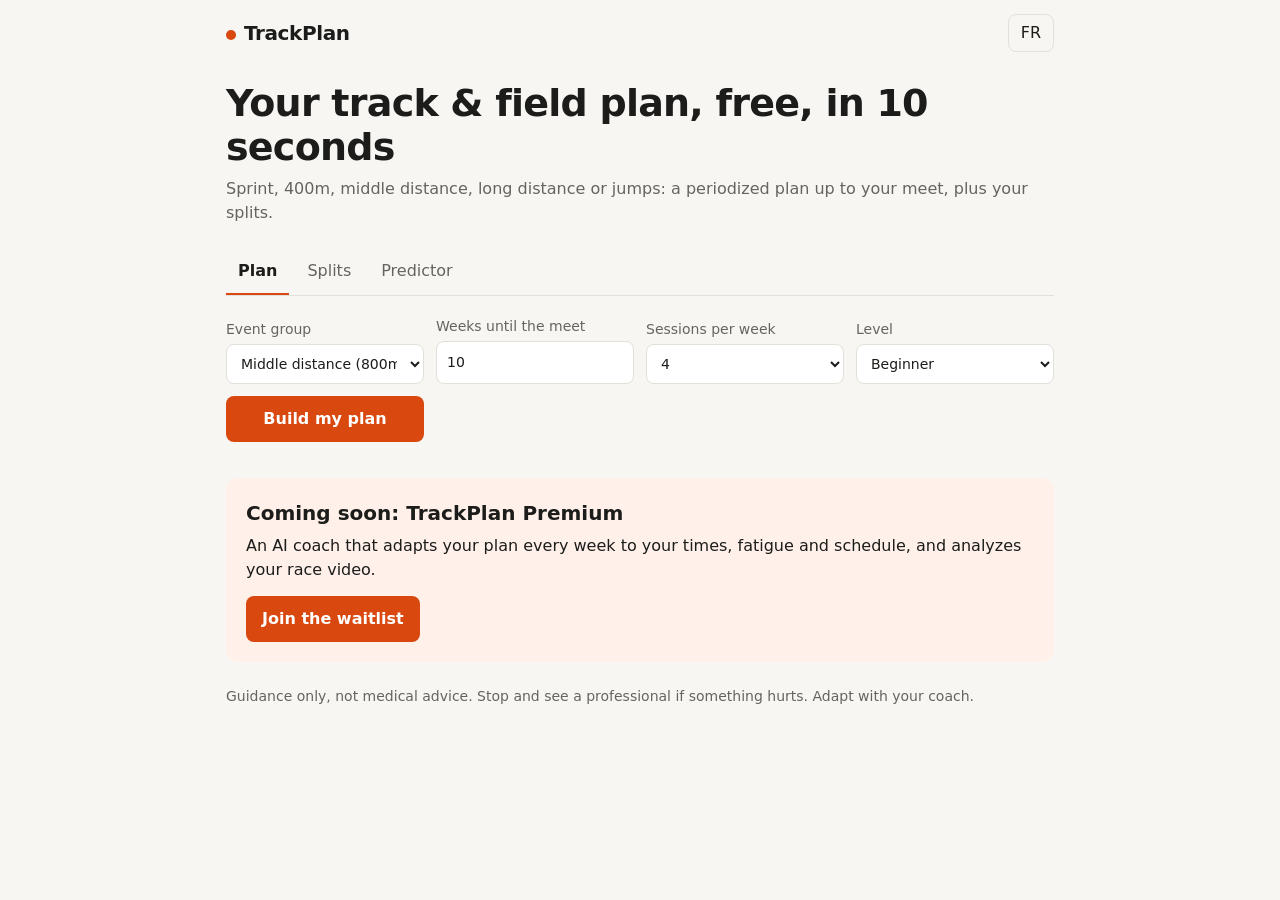
<file: athle-coach/index.html>
<!doctype html>
<html lang="fr">
<head>
  <meta charset="utf-8">
  <meta name="viewport" content="width=device-width, initial-scale=1">
  <title>TrackPlan</title>
  <meta name="description" content="Plan d'entraînement d'athlétisme gratuit, temps de passage et prédiction de performance.">
  <link rel="stylesheet" href="style.css">
</head>
<body>
  <header>
    <div class="brand">TrackPlan</div>
    <button id="lang" class="ghost" type="button">EN</button>
  </header>

  <main>
    <section class="hero">
      <h1 data-i18n="heroTitle"></h1>
      <p data-i18n="heroSub"></p>
    </section>

    <nav class="tabs" role="tablist">
      <button role="tab" data-tab="plan" class="active" data-i18n="tabPlan"></button>
      <button role="tab" data-tab="splits" data-i18n="tabSplits"></button>
      <button role="tab" data-tab="predict" data-i18n="tabPredict"></button>
    </nav>

    <section id="plan" class="panel active">
      <form id="planForm" class="grid">
        <label><span data-i18n="event"></span><select name="group" id="groupSelect"></select></label>
        <label><span data-i18n="weeks"></span><input name="weeks" type="number" min="2" max="24" value="10" required></label>
        <label><span data-i18n="perWeek"></span>
          <select name="perWeek"><option>3</option><option selected>4</option><option>5</option><option>6</option></select>
        </label>
        <label><span data-i18n="level"></span>
          <select name="level"><option value="beg" data-i18n="beginner"></option><option value="adv" data-i18n="advanced"></option></select>
        </label>
        <button type="submit" class="primary" data-i18n="generate"></button>
      </form>
      <div id="planOut"></div>
    </section>

    <section id="splits" class="panel">
      <form id="splitForm" class="grid">
        <label><span data-i18n="distance"></span>
          <select name="distance">
            <option>200</option><option>400</option><option>800</option><option selected>1500</option>
            <option>3000</option><option>5000</option><option>10000</option>
          </select>
        </label>
        <label><span data-i18n="target"></span><input name="time" placeholder="4:30.00" value="4:30" required></label>
        <label><span data-i18n="every"></span>
          <select name="step"><option value="100">100 m</option><option value="200">200 m</option><option value="400" selected>400 m</option><option value="1000">1 000 m</option></select>
        </label>
        <button type="submit" class="primary" data-i18n="compute"></button>
      </form>
      <div id="splitOut"></div>
    </section>

    <section id="predict" class="panel">
      <form id="predForm" class="grid">
        <label><span data-i18n="knownDist"></span>
          <select name="from"><option>800</option><option selected>1500</option><option>3000</option><option>5000</option><option>10000</option></select>
        </label>
        <label><span data-i18n="knownTime"></span><input name="time" placeholder="4:30" value="4:30" required></label>
        <button type="submit" class="primary" data-i18n="compute"></button>
      </form>
      <div id="predOut"></div>
      <p class="note" data-i18n="riegelNote"></p>
    </section>

    <section class="premium">
      <h2 data-i18n="premiumTitle"></h2>
      <p data-i18n="premiumText"></p>
      <a id="waitlist" class="primary" href="#" data-i18n="premiumCta"></a>
    </section>

    <p class="note disclaimer" data-i18n="disclaimer"></p>
  </main>

  <script type="module" src="app.js"></script>
</body>
</html>
</file>
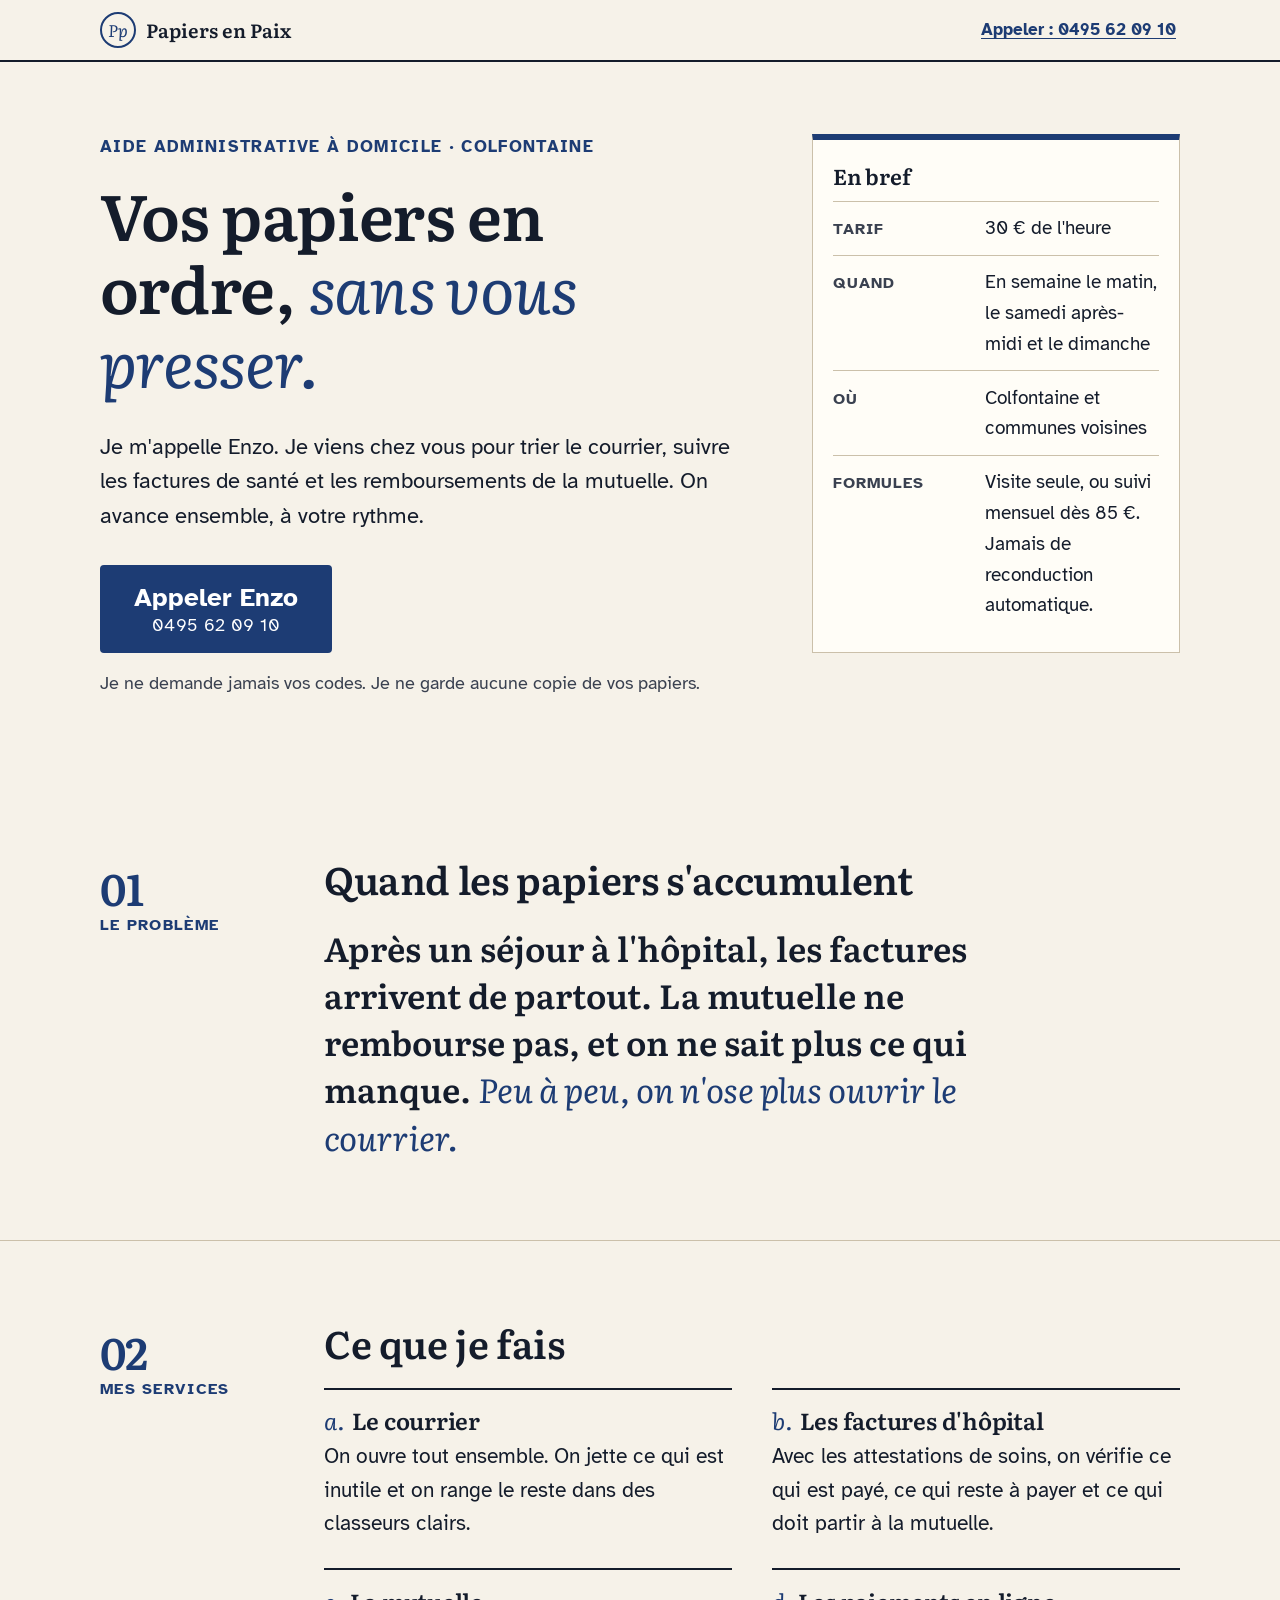
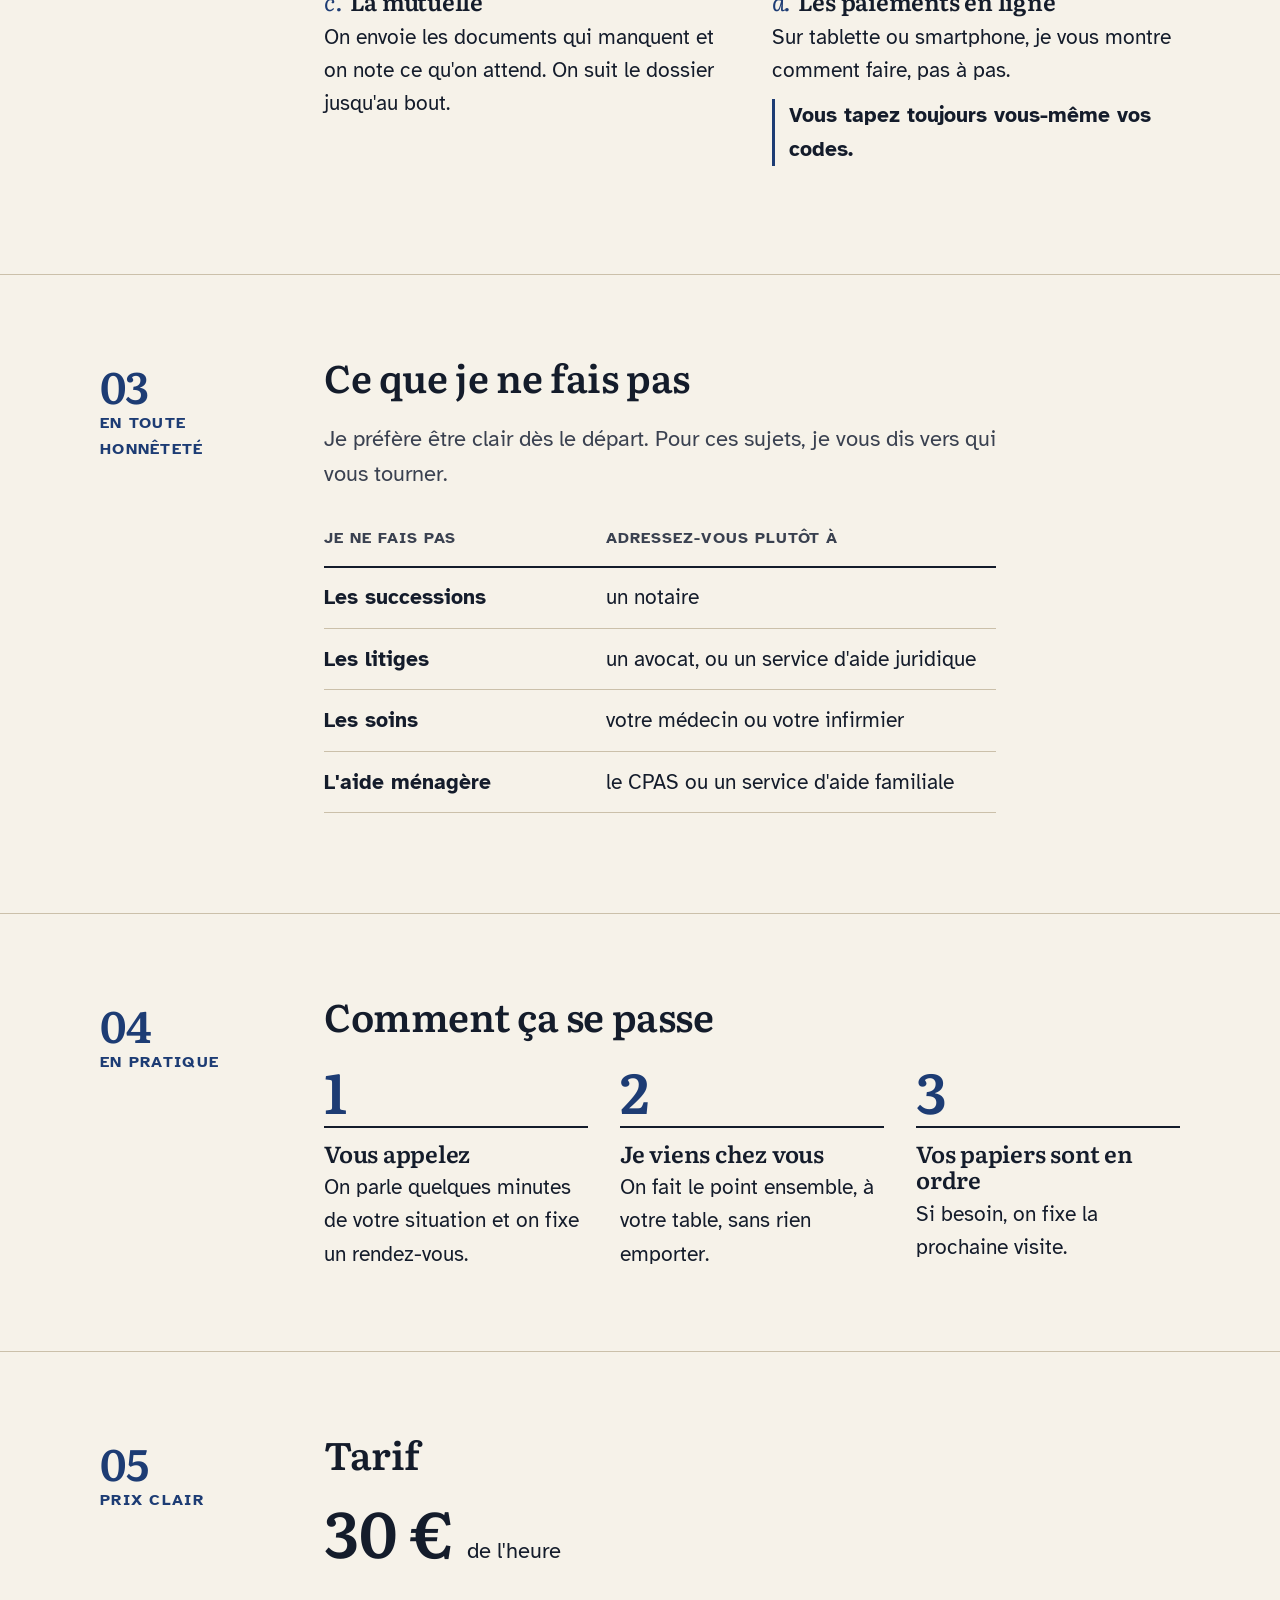
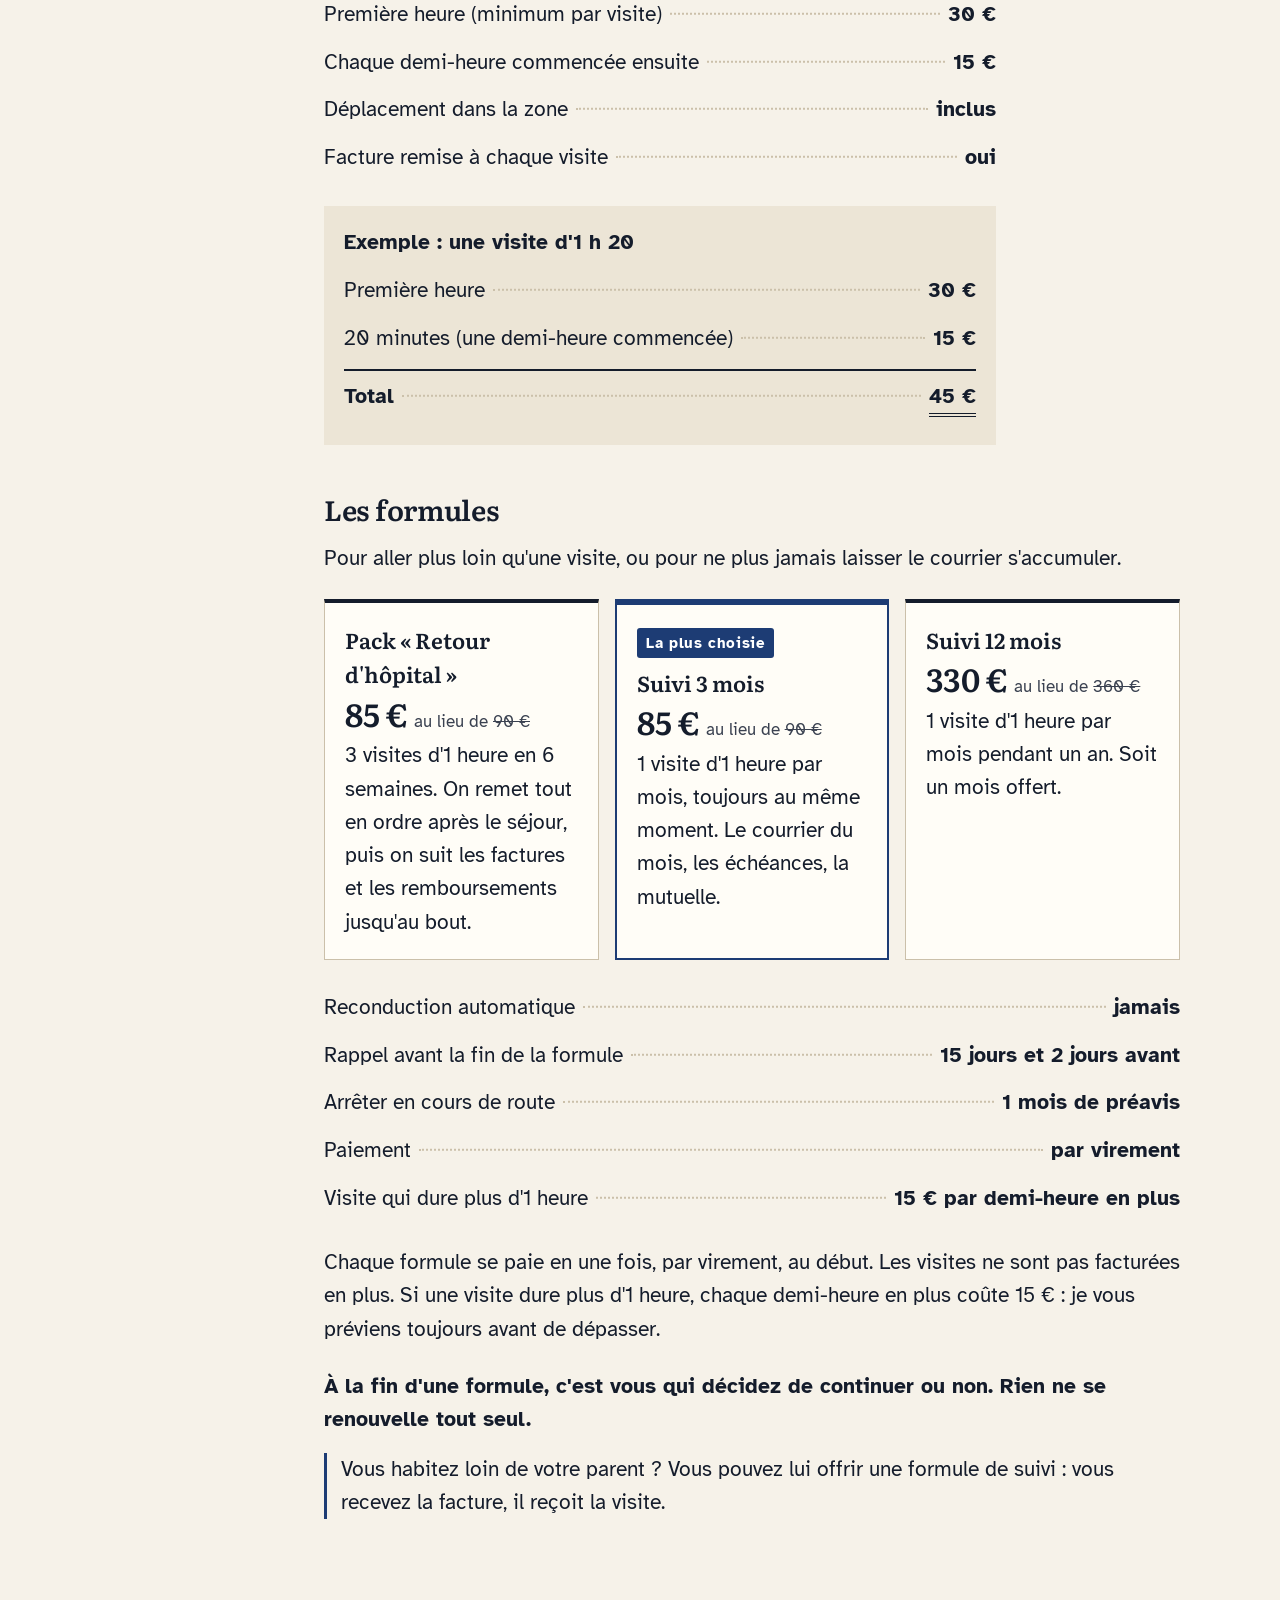
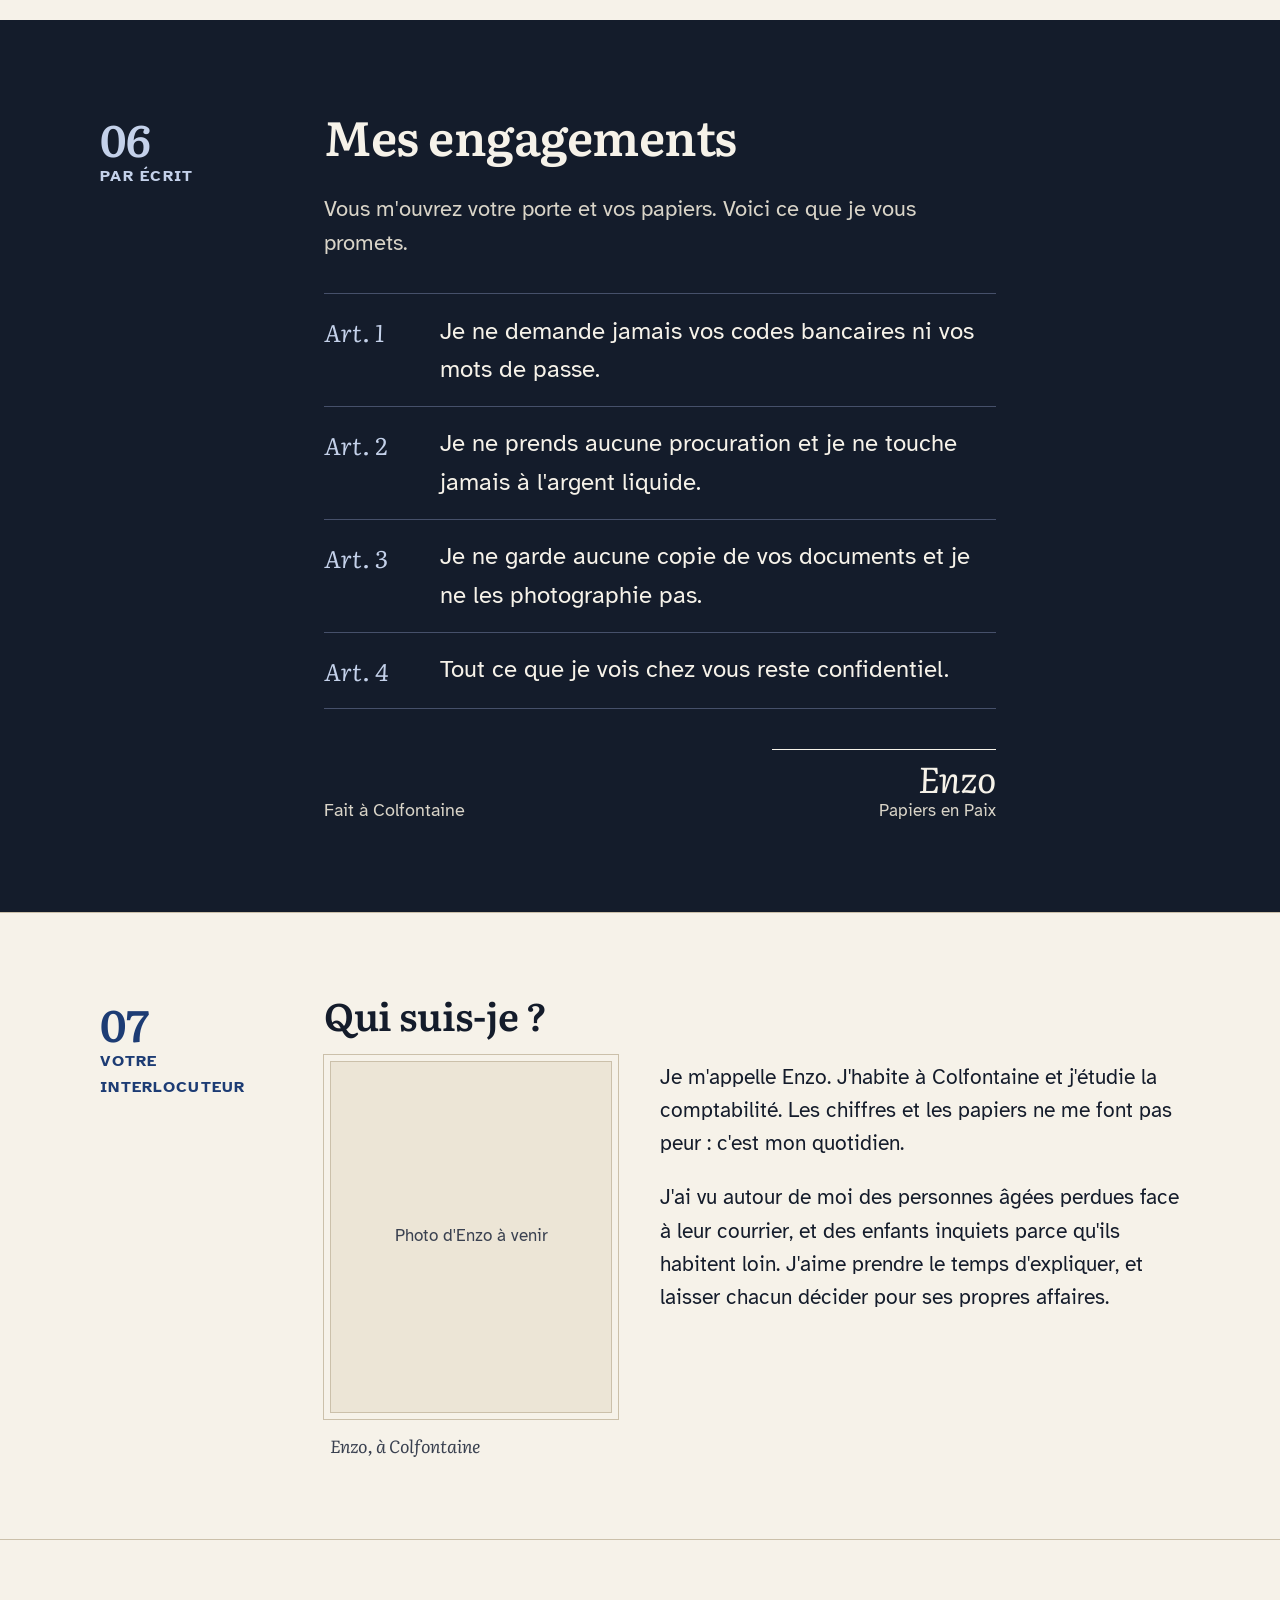
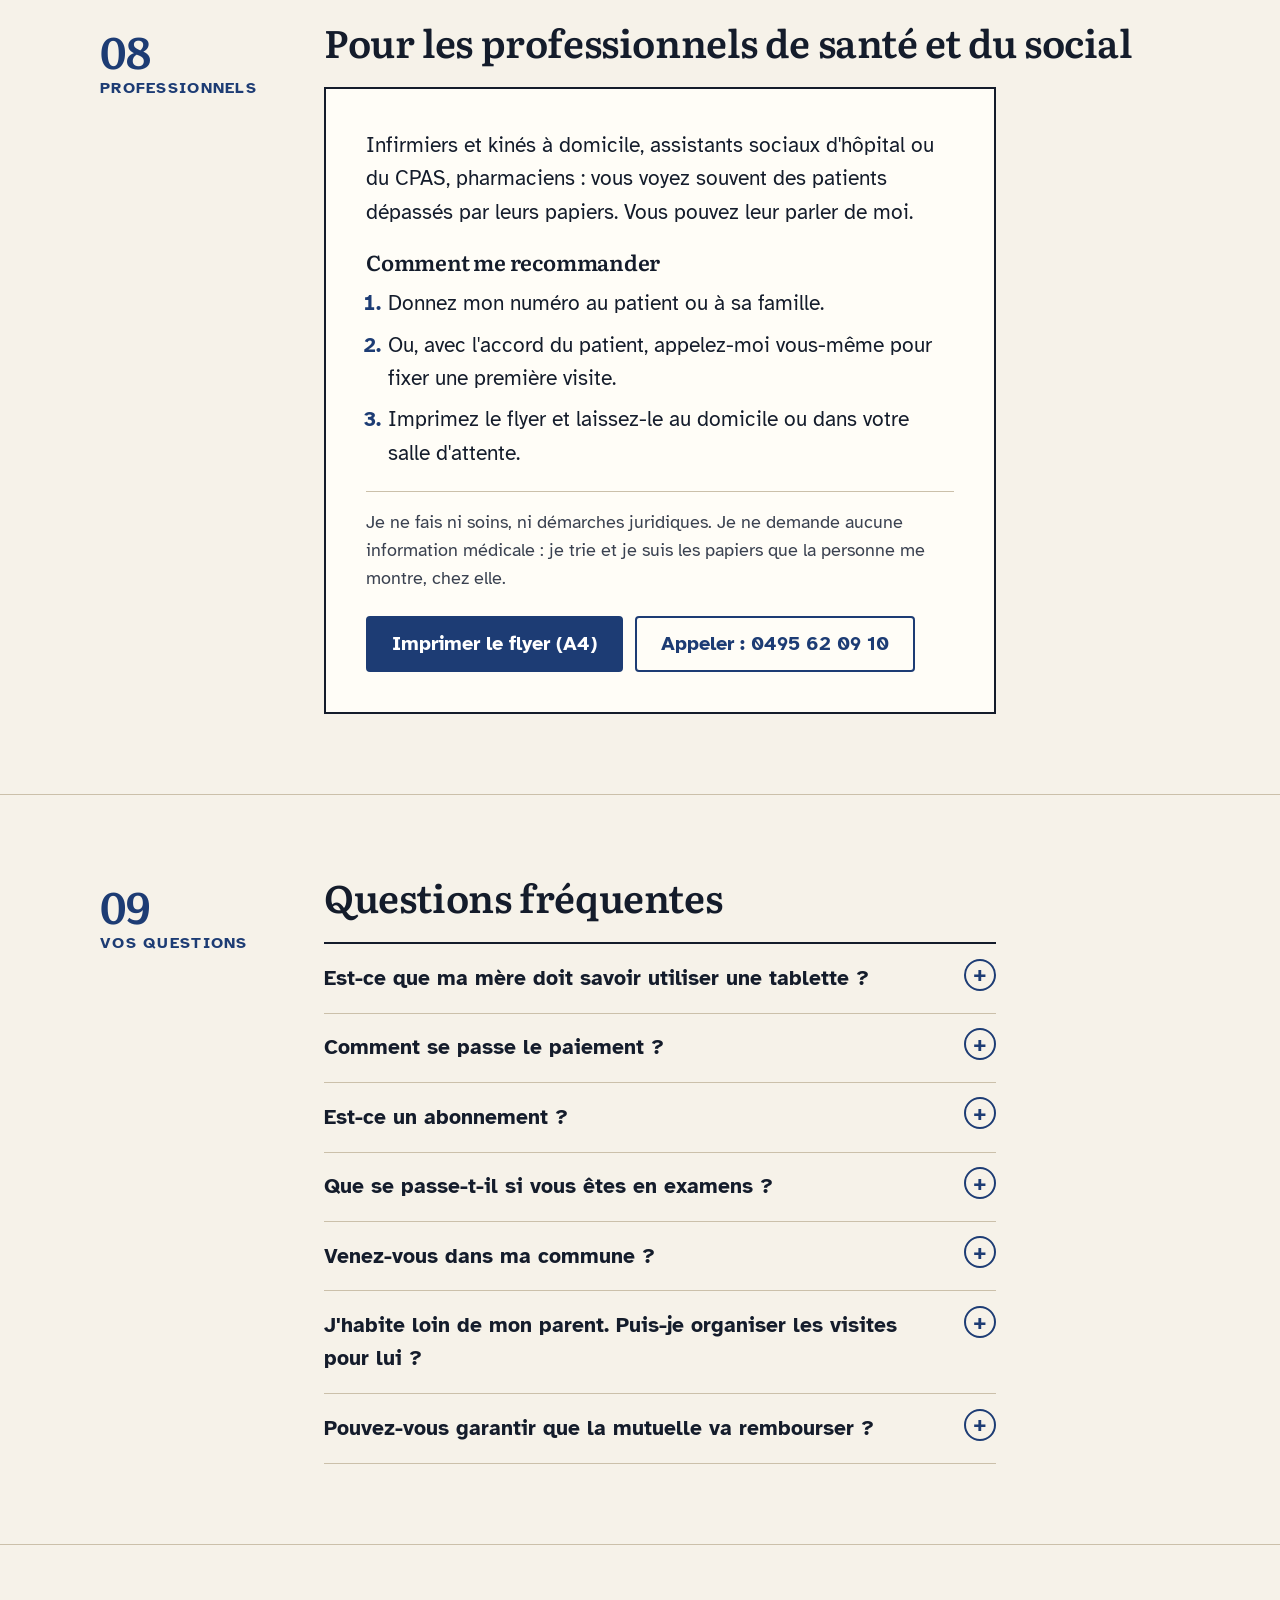
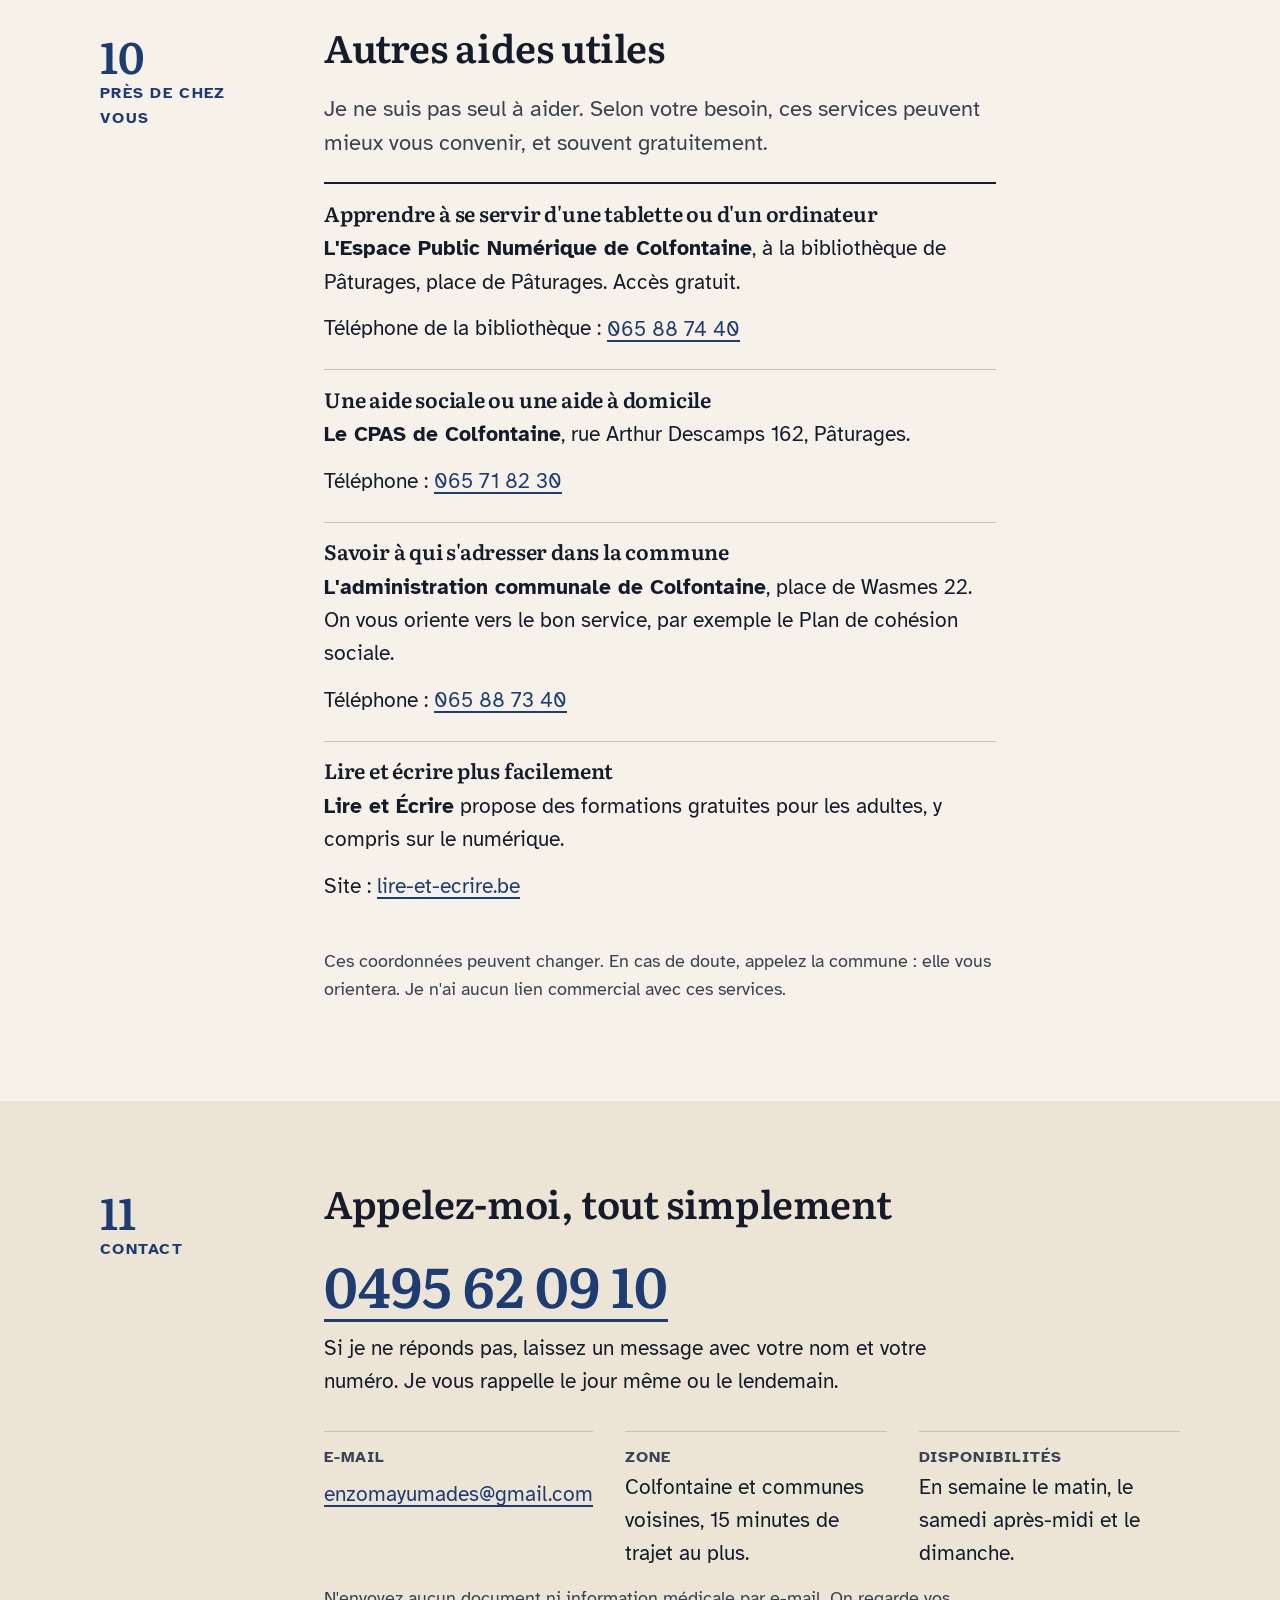
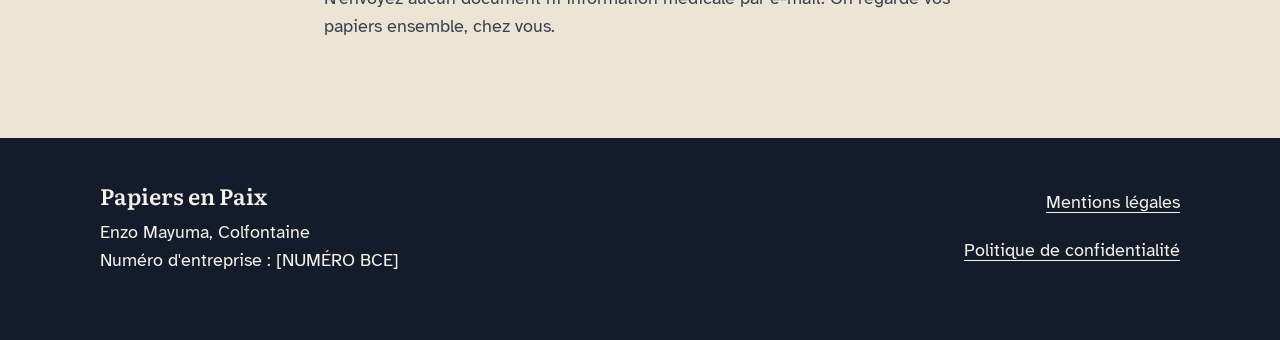
<file: site-conciergerie/index.html>
<!doctype html>
<html lang="fr-BE">
<head>
  <meta charset="utf-8">
  <meta name="viewport" content="width=device-width, initial-scale=1">
  <title>Aide administrative à domicile pour seniors à Colfontaine | Papiers en Paix</title>
  <meta name="description" content="Enzo vient chez vous à Colfontaine et dans les communes voisines pour trier le courrier, suivre les factures d'hôpital et les remboursements de mutuelle. 30 € de l'heure, ou des formules de suivi sans reconduction automatique.">
  <link rel="preload" href="fonts/atkinson-hyperlegible-latin-400-normal.woff2" as="font" type="font/woff2" crossorigin>
  <link rel="stylesheet" href="css/style.css">
  <meta name="theme-color" content="#f6f2e9">

  <!-- Données structurées : aucune note ni aucun avis, volontairement -->
  <script type="application/ld+json">
  {
    "@context": "https://schema.org",
    "@type": "LocalBusiness",
    "name": "Papiers en Paix",
    "description": "Aide administrative à domicile pour les seniors : tri du courrier, factures d'hôpital, suivi des remboursements de mutuelle, aide aux paiements en ligne.",
    "telephone": "+32495620910",
    "email": "enzomayumades@gmail.com",
    "founder": { "@type": "Person", "name": "Enzo" },
    "address": {
      "@type": "PostalAddress",
      "addressLocality": "Colfontaine",
      "addressCountry": "BE"
    },
    "areaServed": "Colfontaine et communes voisines",
    "priceRange": "30 € de l'heure ; formules de 85 € à 330 €",
    "openingHoursSpecification": [
      { "@type": "OpeningHoursSpecification", "dayOfWeek": ["Monday", "Tuesday", "Wednesday", "Thursday", "Friday"], "opens": "08:30", "closes": "12:00" },
      { "@type": "OpeningHoursSpecification", "dayOfWeek": "Saturday", "opens": "13:00", "closes": "17:00" },
      { "@type": "OpeningHoursSpecification", "dayOfWeek": "Sunday", "opens": "10:00", "closes": "17:00" }
    ],
    "taxID": "[NUMÉRO BCE]"
  }
  </script>
</head>
<body>
  <a class="lien-evitement" href="#contenu">Aller au contenu</a>

  <!-- Barre du haut : le nom et le téléphone, fixée en haut sur mobile -->
  <div class="barre">
    <div class="conteneur">
      <a class="marque" href="#haut"><span class="marque__sceau" aria-hidden="true">Pp</span>Papiers en Paix</a>
      <a class="barre__appel" href="tel:+32495620910"><span class="barre__appel-mot">Appeler&nbsp;:&nbsp;</span>0495&nbsp;62&nbsp;09&nbsp;10</a>
    </div>
  </div>

  <main id="contenu">

    <!-- 1. En-tête -->
    <header class="entete" id="haut">
      <div class="conteneur entete__grille">
        <div>
          <p class="entete__surtitre">Aide administrative à domicile&nbsp;· Colfontaine</p>
          <h1>Vos papiers en ordre, <em>sans vous presser.</em></h1>
          <p class="entete__accroche"><span class="accroche__partie">Je m'appelle Enzo. Je viens chez vous pour trier le courrier, suivre les factures de santé</span> <span class="accroche__partie"><span class="insecable">et les remboursements de la mutuelle.</span> On avance ensemble, à votre rythme.</span></p>
          <a class="bouton bouton--grand" href="tel:+32495620910">
            Appeler Enzo
            <span class="bouton__detail">0495&nbsp;62&nbsp;09&nbsp;10</span>
          </a>
          <p class="entete__rassurance">Je ne demande jamais vos codes. Je ne garde aucune copie de vos papiers.</p>
        </div>

        <aside class="fiche" aria-labelledby="t-fiche">
          <h2 class="fiche__titre" id="t-fiche">En bref</h2>
          <dl>
            <div class="fiche__ligne"><dt>Tarif</dt><dd>30&nbsp;€ de l'heure</dd></div>
            <div class="fiche__ligne"><dt>Quand</dt><dd>En semaine le matin, le samedi après-midi et le dimanche</dd></div>
            <div class="fiche__ligne"><dt>Où</dt><dd>Colfontaine et communes voisines</dd></div>
            <div class="fiche__ligne"><dt>Formules</dt><dd>Visite seule, ou suivi mensuel dès 85&nbsp;€. Jamais de reconduction automatique.</dd></div>
          </dl>
        </aside>
      </div>
    </header>

    <!-- 2. Le problème -->
    <section class="section" aria-labelledby="t-probleme">
      <div class="conteneur">
        <p class="etiquette"><span class="etiquette__num">01</span> Le problème</p>
        <h2 id="t-probleme" class="lecture">Quand les papiers s'accumulent</h2>
        <p class="citation lecture">Après un séjour à l'hôpital, les factures arrivent de partout. La mutuelle ne rembourse pas, et on ne sait plus ce qui manque. <em>Peu à peu, on n'ose plus ouvrir le courrier.</em></p>
      </div>
    </section>

    <!-- 3. Ce que je fais -->
    <section class="section" aria-labelledby="t-fais">
      <div class="conteneur">
        <p class="etiquette"><span class="etiquette__num">02</span> Mes services</p>
        <h2 id="t-fais">Ce que je fais</h2>
        <ul class="services">
          <li>
            <h3>Le courrier</h3>
            <p>On ouvre tout ensemble. On jette ce qui est inutile et on range le reste dans des classeurs clairs.</p>
          </li>
          <li>
            <h3>Les factures d'hôpital</h3>
            <p>Avec les attestations de soins, on vérifie ce qui est payé, ce qui reste à payer et ce qui doit partir à la mutuelle.</p>
          </li>
          <li>
            <h3>La mutuelle</h3>
            <p>On envoie les documents qui manquent et on note ce qu'on attend. On suit le dossier jusqu'au bout.</p>
          </li>
          <li>
            <h3>Les paiements en ligne</h3>
            <p>Sur tablette ou smartphone, je vous montre comment faire, pas à pas.</p>
            <span class="services__note">Vous tapez toujours vous-même vos codes.</span>
          </li>
        </ul>
      </div>
    </section>

    <!-- 4. Ce que je ne fais pas -->
    <section class="section" aria-labelledby="t-fais-pas">
      <div class="conteneur">
        <p class="etiquette"><span class="etiquette__num">03</span> En toute honnêteté</p>
        <h2 id="t-fais-pas">Ce que je ne fais pas</h2>
        <p class="chapeau lecture">Je préfère être clair dès le départ. Pour ces sujets, je vous dis vers qui vous tourner.</p>
        <table class="renvoi lecture">
          <thead>
            <tr><th scope="col">Je ne fais pas</th><th scope="col">Adressez-vous plutôt à</th></tr>
          </thead>
          <tbody>
            <tr><th scope="row">Les successions</th><td>un notaire</td></tr>
            <tr><th scope="row">Les litiges</th><td>un avocat, ou un service d'aide juridique</td></tr>
            <tr><th scope="row">Les soins</th><td>votre médecin ou votre infirmier</td></tr>
            <tr><th scope="row">L'aide ménagère</th><td>le CPAS ou un service d'aide familiale</td></tr>
          </tbody>
        </table>
      </div>
    </section>

    <!-- 5. Comment ça se passe -->
    <section class="section" aria-labelledby="t-comment">
      <div class="conteneur">
        <p class="etiquette"><span class="etiquette__num">04</span> En pratique</p>
        <h2 id="t-comment">Comment ça se passe</h2>
        <ol class="etapes">
          <li>
            <h3>Vous appelez</h3>
            <p>On parle quelques minutes de votre situation et on fixe un rendez-vous.</p>
          </li>
          <li>
            <h3>Je viens chez vous</h3>
            <p>On fait le point ensemble, à votre table, sans rien emporter.</p>
          </li>
          <li>
            <h3>Vos papiers sont en ordre</h3>
            <p>Si besoin, on fixe la prochaine visite.</p>
          </li>
        </ol>
      </div>
    </section>

    <!-- 6. Tarif -->
    <section class="section" aria-labelledby="t-tarif">
      <div class="conteneur">
        <p class="etiquette"><span class="etiquette__num">05</span> Prix clair</p>
        <h2 id="t-tarif">Tarif</h2>
        <div class="lecture">
          <p class="tarif__prix">30&nbsp;€ <span>de l'heure</span></p>
          <ul class="compte">
            <li><span>Première heure (minimum par visite)</span><span class="compte__montant">30&nbsp;€</span></li>
            <li><span>Chaque demi-heure commencée ensuite</span><span class="compte__montant">15&nbsp;€</span></li>
            <li><span>Déplacement dans la zone</span><span class="compte__montant">inclus</span></li>
            <li><span>Facture remise à chaque visite</span><span class="compte__montant">oui</span></li>
          </ul>
          <div class="exemple">
            <p class="exemple__titre">Exemple&nbsp;: une visite d'1&nbsp;h&nbsp;20</p>
            <ul class="compte">
              <li><span>Première heure</span><span class="compte__montant">30&nbsp;€</span></li>
              <li><span>20 minutes (une demi-heure commencée)</span><span class="compte__montant">15&nbsp;€</span></li>
              <li class="compte__total"><strong>Total</strong><span class="compte__montant">45&nbsp;€</span></li>
            </ul>
          </div>
        </div>

        <div class="lecture formules-bloc">
          <h3 class="formules-titre">Les formules</h3>
          <p>Pour aller plus loin qu'une visite, ou pour ne plus jamais laisser le courrier s'accumuler.</p>
          <ul class="formules">
            <li class="formule">
              <h4>Pack «&nbsp;Retour d'hôpital&nbsp;»</h4>
              <p class="formule__prix">85&nbsp;€ <span>au lieu de <s>90&nbsp;€</s></span></p>
              <p>3 visites d'1&nbsp;heure en 6 semaines. On remet tout en ordre après le séjour, puis on suit les factures et les remboursements jusqu'au bout.</p>
            </li>
            <li class="formule formule--conseil">
              <p class="formule__badge">La plus choisie</p>
              <h4>Suivi 3&nbsp;mois</h4>
              <p class="formule__prix">85&nbsp;€ <span>au lieu de <s>90&nbsp;€</s></span></p>
              <p>1 visite d'1&nbsp;heure par mois, toujours au même moment. Le courrier du mois, les échéances, la mutuelle.</p>
            </li>
            <li class="formule">
              <h4>Suivi 12&nbsp;mois</h4>
              <p class="formule__prix">330&nbsp;€ <span>au lieu de <s>360&nbsp;€</s></span></p>
              <p>1 visite d'1&nbsp;heure par mois pendant un an. Soit un mois offert.</p>
            </li>
          </ul>
          <ul class="compte regles">
            <li><span>Reconduction automatique</span><span class="compte__montant">jamais</span></li>
            <li><span>Rappel avant la fin de la formule</span><span class="compte__montant">15 jours et 2 jours avant</span></li>
            <li><span>Arrêter en cours de route</span><span class="compte__montant">1 mois de préavis</span></li>
            <li><span>Paiement</span><span class="compte__montant">par virement</span></li>
            <li><span>Visite qui dure plus d'1 heure</span><span class="compte__montant">15&nbsp;€ par demi-heure en plus</span></li>
          </ul>
          <p>Chaque formule se paie en une fois, par virement, au début. Les visites ne sont pas facturées en plus. Si une visite dure plus d'1&nbsp;heure, chaque demi-heure en plus coûte 15&nbsp;€&nbsp;: je vous préviens toujours avant de dépasser.</p>
          <p class="sans-engagement">À la fin d'une formule, c'est vous qui décidez de continuer ou non. Rien ne se renouvelle tout seul.</p>
          <p class="cadeau">Vous habitez loin de votre parent&nbsp;? Vous pouvez lui offrir une formule de suivi&nbsp;: vous recevez la facture, il reçoit la visite.</p>
        </div>
      </div>
    </section>

    <!-- 7. Mes engagements -->
    <section class="section engagements" aria-labelledby="t-engagements" id="engagements">
      <div class="conteneur">
        <p class="etiquette"><span class="etiquette__num">06</span> Par écrit</p>
        <div class="lecture">
          <h2 id="t-engagements">Mes engagements</h2>
          <p class="chapeau">Vous m'ouvrez votre porte et vos papiers. Voici ce que je vous promets.</p>
          <ol class="articles">
            <li>Je ne demande jamais vos codes bancaires ni vos mots de passe.</li>
            <li>Je ne prends aucune procuration et je ne touche jamais à l'argent liquide.</li>
            <li>Je ne garde aucune copie de vos documents et je ne les photographie pas.</li>
            <li>Tout ce que je vois chez vous reste confidentiel.</li>
          </ol>
          <div class="signature">
            <p class="signature__lieu">Fait à Colfontaine</p>
            <div class="signature__bloc">
              <p class="signature__nom">Enzo</p>
              <p class="signature__role">Papiers en Paix</p>
            </div>
          </div>
        </div>
      </div>
    </section>

    <!-- 8. Qui suis-je -->
    <section class="section" aria-labelledby="t-qui">
      <div class="conteneur">
        <p class="etiquette"><span class="etiquette__num">07</span> Votre interlocuteur</p>
        <h2 id="t-qui">Qui suis-je&nbsp;?</h2>
        <div class="qui">
          <figure class="portrait">
            <!-- Remplacer ce cadre par la vraie photo d'Enzo :
                 <img src="img/enzo.jpg" alt="Enzo, assis à une table avec un classeur" width="800" height="1000"> -->
            <div class="portrait__cadre" role="img" aria-label="Emplacement de la photo d'Enzo">Photo d'Enzo à venir</div>
            <figcaption>Enzo, à Colfontaine</figcaption>
          </figure>
          <div class="lecture">
            <p>Je m'appelle Enzo. J'habite à Colfontaine et j'étudie la comptabilité. Les chiffres et les papiers ne me font pas peur&nbsp;: c'est mon quotidien.</p>
            <p>J'ai vu autour de moi des personnes âgées perdues face à leur courrier, et des enfants inquiets parce qu'ils habitent loin. J'aime prendre le temps d'expliquer, et laisser chacun décider pour ses propres affaires.</p>
          </div>
        </div>
      </div>
    </section>

    <!-- Témoignages : section cachée tant qu'il n'y a pas de vrais avis.
         Pour l'afficher, retirer l'attribut « hidden » et écrire de vrais témoignages,
         avec l'accord écrit de chaque personne. -->
    <section class="section" aria-labelledby="t-temoignages" hidden>
      <div class="conteneur">
        <p class="etiquette"><span class="etiquette__num">—</span> Témoignages</p>
        <h2 id="t-temoignages">Ils m'ont fait confiance</h2>
        <!-- Exemple de structure :
        <blockquote>
          <p>« Texte réel du témoignage. »</p>
          <footer>Prénom, commune</footer>
        </blockquote>
        -->
      </div>
    </section>

    <!-- 9. Pour les professionnels -->
    <section class="section" aria-labelledby="t-pros" id="professionnels">
      <div class="conteneur">
        <p class="etiquette"><span class="etiquette__num">08</span> Professionnels</p>
        <h2 id="t-pros">Pour les professionnels de santé et du social</h2>
        <div class="pros lecture">
          <p>Infirmiers et kinés à domicile, assistants sociaux d'hôpital ou du CPAS, pharmaciens&nbsp;: vous voyez souvent des patients dépassés par leurs papiers. Vous pouvez leur parler de moi.</p>
          <h3>Comment me recommander</h3>
          <ol class="pros__liste">
            <li>Donnez mon numéro au patient ou à sa famille.</li>
            <li>Ou, avec l'accord du patient, appelez-moi vous-même pour fixer une première visite.</li>
            <li>Imprimez le flyer et laissez-le au domicile ou dans votre salle d'attente.</li>
          </ol>
          <p class="pros__note">Je ne fais ni soins, ni démarches juridiques. Je ne demande aucune information médicale&nbsp;: je trie et je suis les papiers que la personne me montre, chez elle.</p>
          <div class="actions">
            <button type="button" class="bouton" id="imprimer-flyer">Imprimer le flyer (A4)</button>
            <a class="bouton bouton--contour" href="tel:+32495620910">Appeler&nbsp;: 0495&nbsp;62&nbsp;09&nbsp;10</a>
          </div>
        </div>
      </div>
    </section>

    <!-- 10. Questions fréquentes -->
    <section class="section faq" aria-labelledby="t-faq">
      <div class="conteneur">
        <p class="etiquette"><span class="etiquette__num">09</span> Vos questions</p>
        <h2 id="t-faq">Questions fréquentes</h2>
        <div class="lecture">
          <details>
            <summary>Est-ce que ma mère doit savoir utiliser une tablette&nbsp;?</summary>
            <p>Non. La plupart de mon travail se fait sur papier. Si elle veut apprendre à payer en ligne, je lui montre doucement, autant de fois qu'il le faut. Sinon, on fait autrement.</p>
          </details>
          <details>
            <summary>Comment se passe le paiement&nbsp;?</summary>
            <p>Je vous remets une facture à la fin de chaque visite. Vous la payez par virement. Je n'accepte pas d'argent liquide, et je ne fais jamais le virement à votre place.</p>
          </details>
          <details>
            <summary>Est-ce un abonnement&nbsp;?</summary>
            <p>Non, rien ne se renouvelle tout seul. Les formules durent 3 ou 12 mois. Je vous préviens 15 jours puis 2 jours avant la fin, et c'est vous qui décidez de continuer ou d'arrêter. Vous pouvez aussi arrêter en cours de route, avec un mois de préavis.</p>
          </details>
          <details>
            <summary>Que se passe-t-il si vous êtes en examens&nbsp;?</summary>
            <p>Pendant mes sessions d'examens, j'ai moins de disponibilités. Je vous préviens plusieurs semaines à l'avance, et on choisit ensemble une date avant ou après.</p>
          </details>
          <details>
            <summary>Venez-vous dans ma commune&nbsp;?</summary>
            <p>Je me déplace à Colfontaine et dans les communes voisines, jusqu'à 15&nbsp;minutes de trajet. Le déplacement est compris dans le prix. En cas de doute, appelez-moi&nbsp;: je vous réponds tout de suite.</p>
          </details>
          <details>
            <summary>J'habite loin de mon parent. Puis-je organiser les visites pour lui&nbsp;?</summary>
            <p>Oui. Vous pouvez m'appeler pour fixer un rendez-vous. Votre parent doit être d'accord et présent pendant la visite. Ce que je vois reste confidentiel&nbsp;: je ne vous raconte que ce qu'il m'autorise à vous dire.</p>
          </details>
          <details>
            <summary>Pouvez-vous garantir que la mutuelle va rembourser&nbsp;?</summary>
            <p>Non, et personne ne peut le garantir. Ce que je fais, c'est vérifier que les bons documents sont envoyés, et suivre le dossier avec vous.</p>
          </details>
        </div>
      </div>
    </section>

    <!-- 10 bis. Autres aides utiles -->
    <section class="section" aria-labelledby="t-aides" id="autres-aides">
      <div class="conteneur">
        <p class="etiquette"><span class="etiquette__num">10</span> Près de chez vous</p>
        <h2 id="t-aides">Autres aides utiles</h2>
        <p class="chapeau lecture">Je ne suis pas seul à aider. Selon votre besoin, ces services peuvent mieux vous convenir, et souvent gratuitement.</p>
        <ul class="aides lecture">
          <li>
            <h3>Apprendre à se servir d'une tablette ou d'un ordinateur</h3>
            <p><strong>L'Espace Public Numérique de Colfontaine</strong>, à la bibliothèque de Pâturages, place de Pâturages. Accès gratuit.</p>
            <p>Téléphone de la bibliothèque&nbsp;: <a href="tel:+3265887440">065&nbsp;88&nbsp;74&nbsp;40</a></p>
          </li>
          <li>
            <h3>Une aide sociale ou une aide à domicile</h3>
            <p><strong>Le CPAS de Colfontaine</strong>, rue Arthur Descamps 162, Pâturages.</p>
            <p>Téléphone&nbsp;: <a href="tel:+3265718230">065&nbsp;71&nbsp;82&nbsp;30</a></p>
          </li>
          <li>
            <h3>Savoir à qui s'adresser dans la commune</h3>
            <p><strong>L'administration communale de Colfontaine</strong>, place de Wasmes 22. On vous oriente vers le bon service, par exemple le Plan de cohésion sociale.</p>
            <p>Téléphone&nbsp;: <a href="tel:+3265887340">065&nbsp;88&nbsp;73&nbsp;40</a></p>
          </li>
          <li>
            <h3>Lire et écrire plus facilement</h3>
            <p><strong>Lire et Écrire</strong> propose des formations gratuites pour les adultes, y compris sur le numérique.</p>
            <p>Site&nbsp;: <a href="https://lire-et-ecrire.be">lire-et-ecrire.be</a></p>
          </li>
        </ul>
        <p class="avertissement lecture">Ces coordonnées peuvent changer. En cas de doute, appelez la commune&nbsp;: elle vous orientera. Je n'ai aucun lien commercial avec ces services.</p>
      </div>
    </section>

    <!-- 11. Contact -->
    <section class="section contact" aria-labelledby="t-contact" id="contact">
      <div class="conteneur">
        <p class="etiquette"><span class="etiquette__num">11</span> Contact</p>
        <h2 id="t-contact">Appelez-moi, tout simplement</h2>
        <div>
          <a class="contact__tel" href="tel:+32495620910">0495&nbsp;62&nbsp;09&nbsp;10</a>
          <p class="lecture">Si je ne réponds pas, laissez un message avec votre nom et votre numéro. Je vous rappelle le jour même ou le lendemain.</p>
          <dl class="contact__infos">
            <div>
              <dt>E-mail</dt>
              <dd><a href="mailto:enzomayumades@gmail.com">enzomayumades@gmail.com</a></dd>
            </div>
            <div>
              <dt>Zone</dt>
              <dd>Colfontaine et communes voisines, 15&nbsp;minutes de trajet au plus.</dd>
            </div>
            <div>
              <dt>Disponibilités</dt>
              <dd>En semaine le matin, le samedi après-midi et le dimanche.</dd>
            </div>
          </dl>
          <p class="avertissement lecture">N'envoyez aucun document ni information médicale par e-mail. On regarde vos papiers ensemble, chez vous.</p>
        </div>
      </div>
    </section>

  </main>

  <!-- 12. Pied de page -->
  <footer class="pied">
    <div class="conteneur">
      <div>
        <p class="pied__marque">Papiers en Paix</p>
        <p>Enzo Mayuma, Colfontaine<br>Numéro d'entreprise&nbsp;: [NUMÉRO BCE]</p>
      </div>
      <ul>
        <li><a href="mentions-legales.html">Mentions légales</a></li>
        <li><a href="confidentialite.html">Politique de confidentialité</a></li>
      </ul>
    </div>
  </footer>

  <!-- Flyer A4 pour les professionnels : visible uniquement à l'impression -->
  <div class="flyer" aria-hidden="true">
    <div class="flyer__entete">
      <p class="flyer__titre">Papiers en Paix</p>
      <p class="flyer__pour">À l'attention des professionnels<br>de santé et du social</p>
    </div>
    <p class="flyer__accroche">Aide administrative à domicile pour les seniors, à Colfontaine et dans les communes voisines.</p>

    <div class="flyer__bloc flyer__colonnes">
      <div>
        <h2>Ce que je fais</h2>
        <ul>
          <li>Tri et classement du courrier</li>
          <li>Factures d'hôpital et attestations de soins</li>
          <li>Suivi des remboursements de la mutuelle</li>
          <li>Aide aux paiements en ligne (la personne tape toujours elle-même ses codes)</li>
        </ul>
      </div>
      <div>
        <h2>Ce que je ne fais pas</h2>
        <ul>
          <li>Successions, litiges (je renvoie vers un professionnel)</li>
          <li>Soins</li>
          <li>Aide ménagère</li>
        </ul>
      </div>
    </div>

    <div class="flyer__bloc">
      <h2>Mes engagements</h2>
      <ul>
        <li>Je ne demande jamais les codes bancaires ni les mots de passe.</li>
        <li>Je ne prends aucune procuration et ne touche jamais à l'argent liquide.</li>
        <li>Je ne garde aucune copie des documents et ne les photographie pas.</li>
        <li>Tout ce que je vois au domicile reste confidentiel.</li>
      </ul>
    </div>

    <div class="flyer__bloc flyer__colonnes">
      <div>
        <h2>Tarif</h2>
        <p>30&nbsp;€ de l'heure, une heure minimum, puis 15&nbsp;€ par demi-heure entamée. Déplacement inclus. Facture à chaque visite. Formules : Retour d'hôpital (3 visites en 6 semaines) 85&nbsp;€, suivi 3 mois 85&nbsp;€, suivi 12 mois 330&nbsp;€. Au-delà d'1&nbsp;h par visite&nbsp;: 15&nbsp;€ par demi-heure. Jamais de reconduction automatique.</p>
      </div>
      <div>
        <h2>Disponibilités</h2>
        <p>En semaine le matin, le samedi après-midi et le dimanche.<br>Colfontaine et communes voisines (15&nbsp;minutes maximum).</p>
      </div>
    </div>

    <div class="flyer__appel">
      <div>
        <p><strong>Appelez Enzo</strong></p>
        <p>enzomayumades@gmail.com</p>
      </div>
      <p class="flyer__tel">0495&nbsp;62&nbsp;09&nbsp;10</p>
    </div>

    <p class="flyer__pied">Enzo Mayuma, étudiant en comptabilité. Numéro d'entreprise&nbsp;: [NUMÉRO BCE].</p>
  </div>

  <script>
    // Seul script du site : imprimer uniquement le flyer A4.
    document.getElementById("imprimer-flyer").addEventListener("click", function () {
      var html = document.documentElement;
      html.classList.add("impression-flyer");
      window.addEventListener("afterprint", function retirer() {
        html.classList.remove("impression-flyer");
        window.removeEventListener("afterprint", retirer);
      });
      window.print();
    });
  </script>
</body>
</html>
</file>
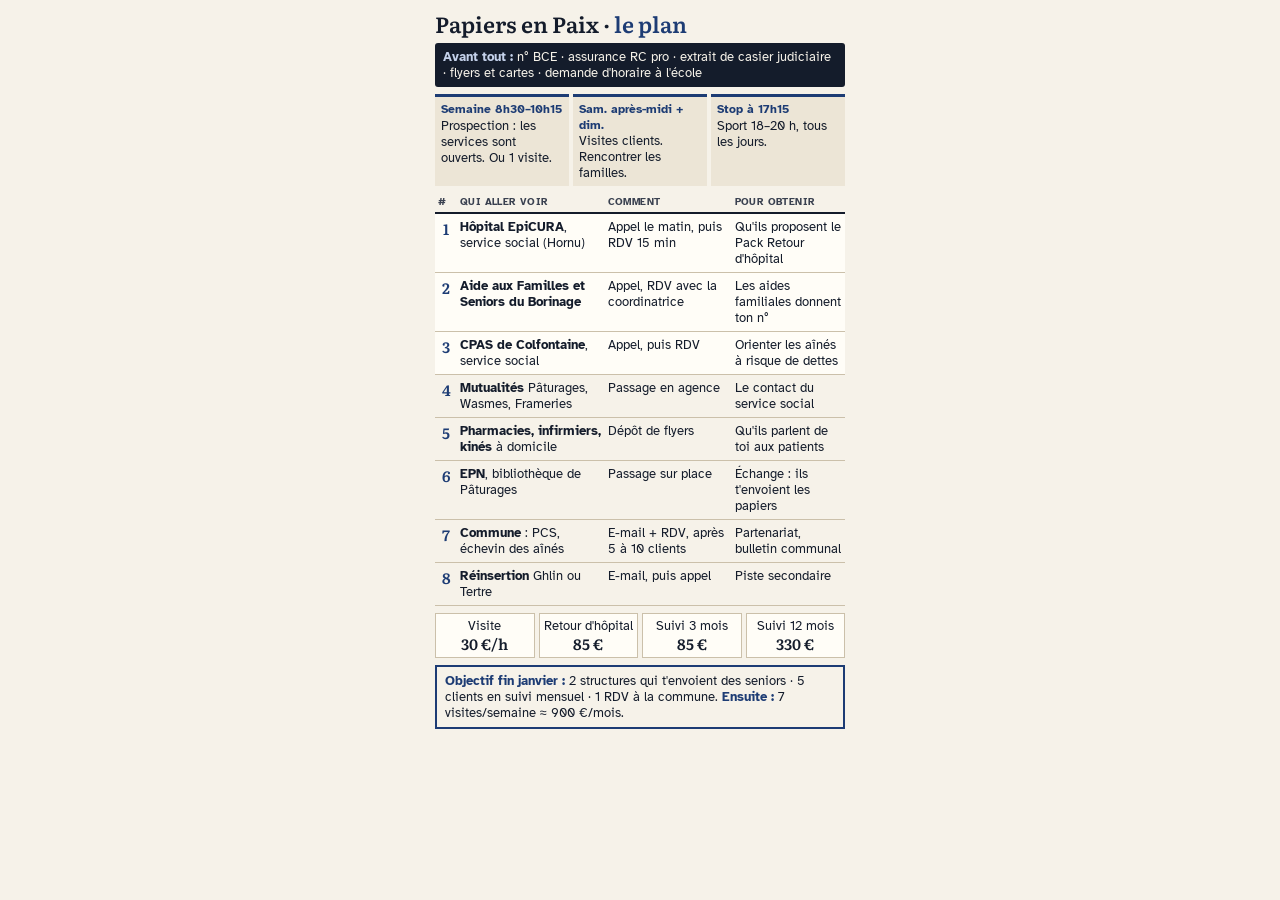
<file: conciergerie-docs/plan-une-page.html>
<!doctype html>
<html lang="fr-BE">
<head>
<meta charset="utf-8">
<meta name="viewport" content="width=device-width, initial-scale=1">
<title>Plan Papiers en Paix</title>
<style>
  @font-face { font-family: "Atk"; src: url("../site-conciergerie/fonts/atkinson-hyperlegible-latin-400-normal.woff2"); font-weight: 400; }
  @font-face { font-family: "Atk"; src: url("../site-conciergerie/fonts/atkinson-hyperlegible-latin-700-normal.woff2"); font-weight: 700; }
  @font-face { font-family: "Lit"; src: url("../site-conciergerie/fonts/literata-latin-600-normal.woff2"); font-weight: 600; }
  :root { --papier: #f6f2e9; --encre: #141c2b; --doux: #3a4150; --accent: #1d3c74; --filet: #cbc0aa; --fond2: #ece5d6; }
  * { box-sizing: border-box; margin: 0; padding: 0; }
  html, body { height: 100%; }
  body {
    background: var(--papier); color: var(--encre);
    font-family: "Atk", Verdana, sans-serif; font-size: 12.5px; line-height: 1.28;
    padding: 12px 10px; display: flex; flex-direction: column; gap: 7px;
    max-width: 430px; margin: 0 auto;
  }
  h1 { font-family: "Lit", Georgia, serif; font-weight: 600; font-size: 22px; line-height: 1.1; }
  h1 span { color: var(--accent); }
  .bande { background: var(--encre); color: var(--papier); padding: 6px 8px; border-radius: 3px; }
  .bande b { color: #c4d1ea; }
  .horaire { display: grid; grid-template-columns: 1fr 1fr 1fr; gap: 4px; }
  .horaire div { background: var(--fond2); padding: 5px 6px; border-top: 3px solid var(--accent); }
  .horaire b { display: block; font-size: 12px; color: var(--accent); }
  table { width: 100%; border-collapse: collapse; table-layout: fixed; }
  th { text-align: left; font-size: 10px; text-transform: uppercase; letter-spacing: .04em; color: var(--doux); border-bottom: 2px solid var(--encre); padding: 3px 3px; }
  td { vertical-align: top; padding: 5px 3px; border-bottom: 1px solid var(--filet); }
  td:first-child { font-family: "Lit", Georgia, serif; font-weight: 600; font-size: 15px; color: var(--accent); text-align: center; }
  td b { font-size: 12.5px; }
  tr.top td { background: #fffdf7; }
  .col-n { width: 22px; } .col-qui { width: 36%; } .col-comment { width: 31%; }
  .prix { display: grid; grid-template-columns: repeat(4, 1fr); gap: 4px; text-align: center; }
  .prix div { border: 1px solid var(--filet); padding: 4px 2px; background: #fffdf7; }
  .prix strong { display: block; font-family: "Lit", Georgia, serif; font-size: 15px; }
  .but { border: 2px solid var(--accent); padding: 6px 8px; }
  .but b { color: var(--accent); }
</style>
</head>
<body>
  <h1>Papiers en Paix · <span>le plan</span></h1>

  <div class="bande"><b>Avant tout :</b> n° BCE · assurance RC pro · extrait de casier judiciaire · flyers et cartes · demande d'horaire à l'école</div>

  <div class="horaire">
    <div><b>Semaine 8h30–10h15</b>Prospection : les services sont ouverts. Ou 1 visite.</div>
    <div><b>Sam. après-midi + dim.</b>Visites clients. Rencontrer les familles.</div>
    <div><b>Stop à 17h15</b>Sport 18–20 h, tous les jours.</div>
  </div>

  <table>
    <colgroup><col class="col-n"><col class="col-qui"><col class="col-comment"><col></colgroup>
    <thead><tr><th>#</th><th>Qui aller voir</th><th>Comment</th><th>Pour obtenir</th></tr></thead>
    <tbody>
      <tr class="top"><td>1</td><td><b>Hôpital EpiCURA</b>, service social (Hornu)</td><td>Appel le matin, puis RDV 15 min</td><td>Qu'ils proposent le Pack Retour d'hôpital</td></tr>
      <tr class="top"><td>2</td><td><b>Aide aux Familles et Seniors du Borinage</b></td><td>Appel, RDV avec la coordinatrice</td><td>Les aides familiales donnent ton n°</td></tr>
      <tr class="top"><td>3</td><td><b>CPAS de Colfontaine</b>, service social</td><td>Appel, puis RDV</td><td>Orienter les aînés à risque de dettes</td></tr>
      <tr><td>4</td><td><b>Mutualités</b> Pâturages, Wasmes, Frameries</td><td>Passage en agence</td><td>Le contact du service social</td></tr>
      <tr><td>5</td><td><b>Pharmacies, infirmiers, kinés</b> à domicile</td><td>Dépôt de flyers</td><td>Qu'ils parlent de toi aux patients</td></tr>
      <tr><td>6</td><td><b>EPN</b>, bibliothèque de Pâturages</td><td>Passage sur place</td><td>Échange : ils t'envoient les papiers</td></tr>
      <tr><td>7</td><td><b>Commune</b> : PCS, échevin des aînés</td><td>E-mail + RDV, après 5 à 10 clients</td><td>Partenariat, bulletin communal</td></tr>
      <tr><td>8</td><td><b>Réinsertion</b> Ghlin ou Tertre</td><td>E-mail, puis appel</td><td>Piste secondaire</td></tr>
    </tbody>
  </table>

  <div class="prix">
    <div>Visite<strong>30 €/h</strong></div>
    <div>Retour d'hôpital<strong>85 €</strong></div>
    <div>Suivi 3 mois<strong>85 €</strong></div>
    <div>Suivi 12 mois<strong>330 €</strong></div>
  </div>

  <div class="but"><b>Objectif fin janvier :</b> 2 structures qui t'envoient des seniors · 5 clients en suivi mensuel · 1 RDV à la commune. <b>Ensuite :</b> 7 visites/semaine ≈ 900 €/mois.</div>
</body>
</html>
</file>
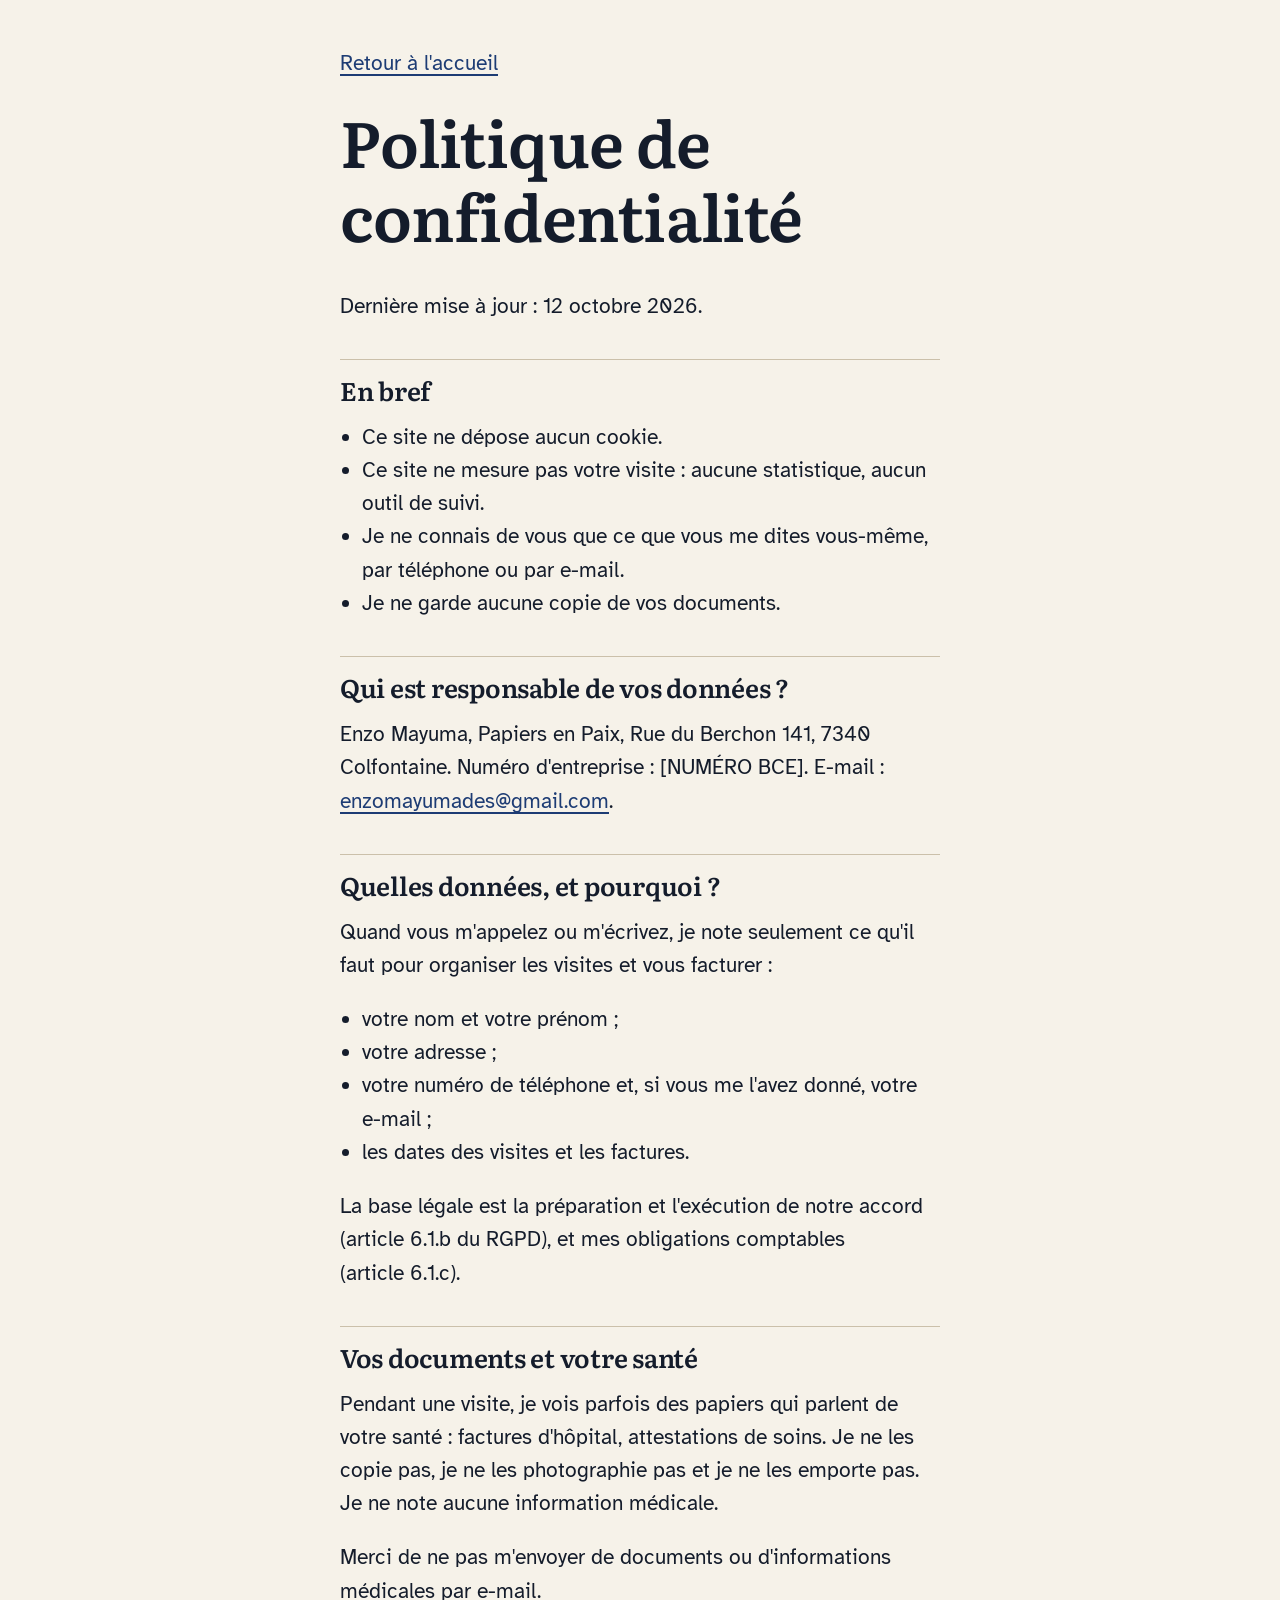
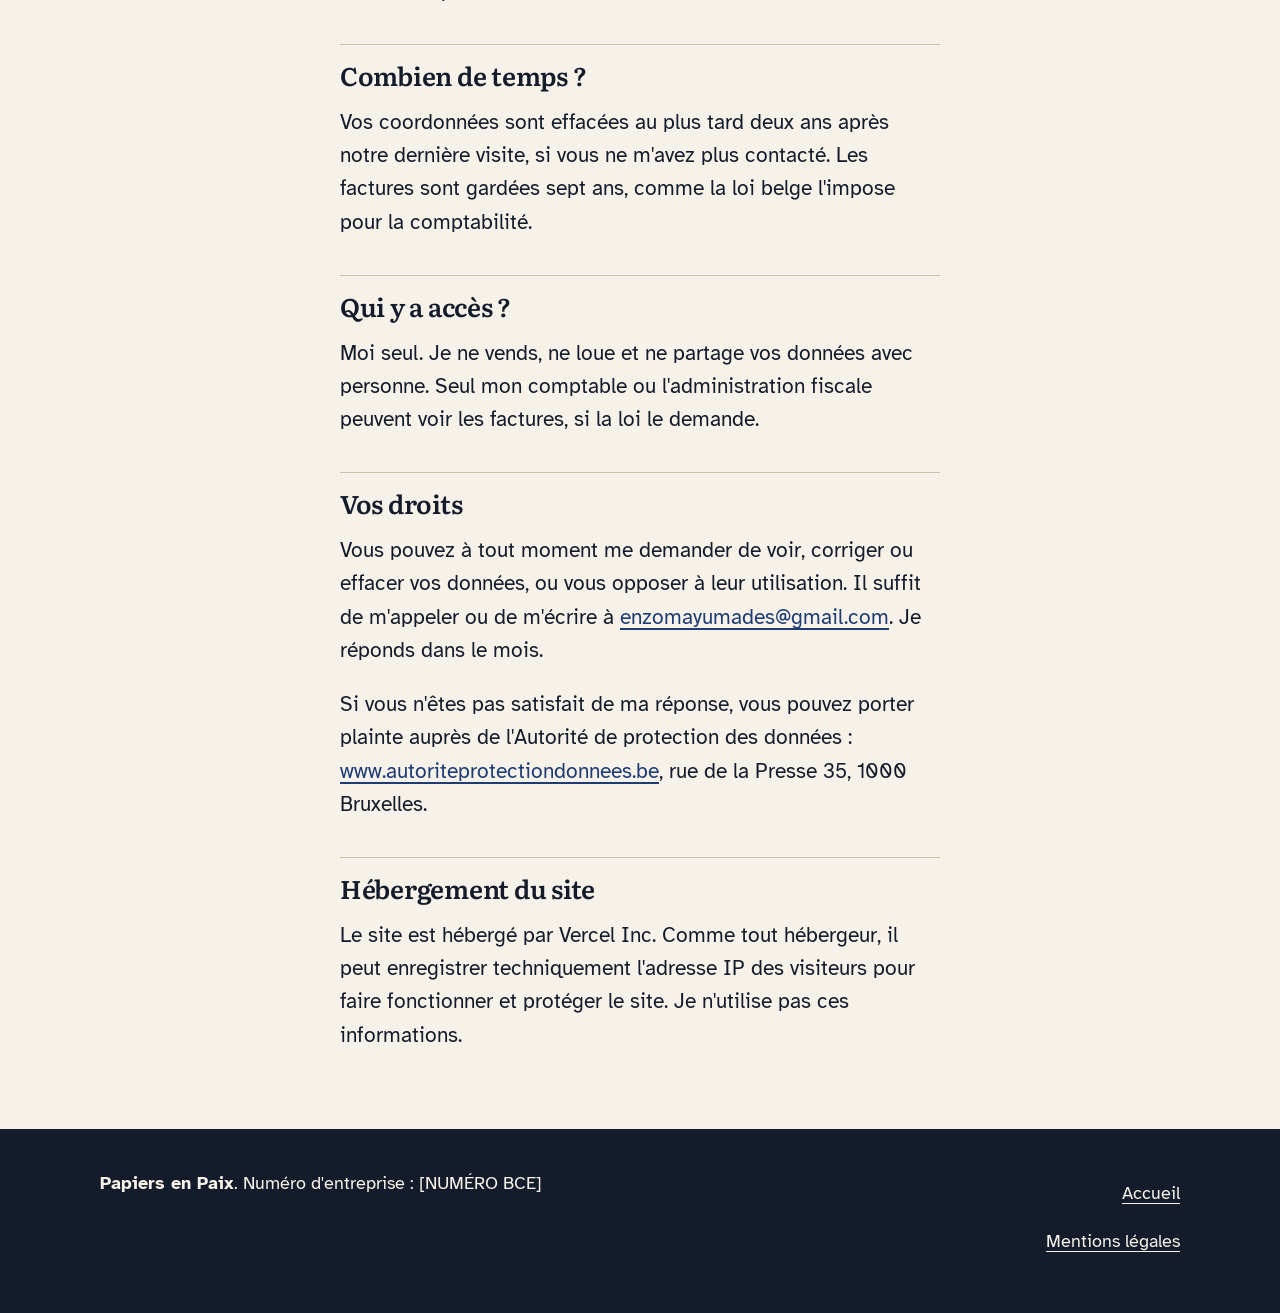
<file: site-conciergerie/confidentialite.html>
<!doctype html>
<html lang="fr-BE">
<head>
  <meta charset="utf-8">
  <meta name="viewport" content="width=device-width, initial-scale=1">
  <title>Politique de confidentialité | Papiers en Paix</title>
  <meta name="description" content="Comment Papiers en Paix protège vos données : aucun cookie, aucune statistique, aucune copie de vos documents.">
  <meta name="robots" content="noindex">
  <link rel="stylesheet" href="css/style.css">
</head>
<body>
  <a class="lien-evitement" href="#contenu">Aller au contenu</a>

  <main id="contenu" class="page-legale">
    <div class="conteneur lecture">
      <a class="retour" href="index.html">Retour à l'accueil</a>
      <h1>Politique de confidentialité</h1>
      <p>Dernière mise à jour&nbsp;: 12 octobre 2026.</p>

      <h2>En bref</h2>
      <ul>
        <li>Ce site ne dépose aucun cookie.</li>
        <li>Ce site ne mesure pas votre visite&nbsp;: aucune statistique, aucun outil de suivi.</li>
        <li>Je ne connais de vous que ce que vous me dites vous-même, par téléphone ou par e-mail.</li>
        <li>Je ne garde aucune copie de vos documents.</li>
      </ul>

      <h2>Qui est responsable de vos données&nbsp;?</h2>
      <p>Enzo Mayuma, Papiers en Paix, Rue du Berchon 141, 7340 Colfontaine. Numéro d'entreprise&nbsp;: [NUMÉRO BCE]. E-mail&nbsp;: <a href="mailto:enzomayumades@gmail.com">enzomayumades@gmail.com</a>.</p>

      <h2>Quelles données, et pourquoi&nbsp;?</h2>
      <p>Quand vous m'appelez ou m'écrivez, je note seulement ce qu'il faut pour organiser les visites et vous facturer&nbsp;:</p>
      <ul>
        <li>votre nom et votre prénom&nbsp;;</li>
        <li>votre adresse&nbsp;;</li>
        <li>votre numéro de téléphone et, si vous me l'avez donné, votre e-mail&nbsp;;</li>
        <li>les dates des visites et les factures.</li>
      </ul>
      <p>La base légale est la préparation et l'exécution de notre accord (article&nbsp;6.1.b du RGPD), et mes obligations comptables (article&nbsp;6.1.c).</p>

      <h2>Vos documents et votre santé</h2>
      <p>Pendant une visite, je vois parfois des papiers qui parlent de votre santé&nbsp;: factures d'hôpital, attestations de soins. Je ne les copie pas, je ne les photographie pas et je ne les emporte pas. Je ne note aucune information médicale.</p>
      <p>Merci de ne pas m'envoyer de documents ou d'informations médicales par e-mail.</p>

      <h2>Combien de temps&nbsp;?</h2>
      <p>Vos coordonnées sont effacées au plus tard deux ans après notre dernière visite, si vous ne m'avez plus contacté. Les factures sont gardées sept ans, comme la loi belge l'impose pour la comptabilité.</p>

      <h2>Qui y a accès&nbsp;?</h2>
      <p>Moi seul. Je ne vends, ne loue et ne partage vos données avec personne. Seul mon comptable ou l'administration fiscale peuvent voir les factures, si la loi le demande.</p>

      <h2>Vos droits</h2>
      <p>Vous pouvez à tout moment me demander de voir, corriger ou effacer vos données, ou vous opposer à leur utilisation. Il suffit de m'appeler ou de m'écrire à <a href="mailto:enzomayumades@gmail.com">enzomayumades@gmail.com</a>. Je réponds dans le mois.</p>
      <p>Si vous n'êtes pas satisfait de ma réponse, vous pouvez porter plainte auprès de l'Autorité de protection des données&nbsp;: <a href="https://www.autoriteprotectiondonnees.be">www.autoriteprotectiondonnees.be</a>, rue de la Presse 35, 1000 Bruxelles.</p>

      <h2>Hébergement du site</h2>
      <p>Le site est hébergé par Vercel Inc. Comme tout hébergeur, il peut enregistrer techniquement l'adresse IP des visiteurs pour faire fonctionner et protéger le site. Je n'utilise pas ces informations.</p>
    </div>
  </main>

  <footer class="pied">
    <div class="conteneur">
      <p><strong>Papiers en Paix</strong>. Numéro d'entreprise&nbsp;: [NUMÉRO BCE]</p>
      <ul>
        <li><a href="index.html">Accueil</a></li>
        <li><a href="mentions-legales.html">Mentions légales</a></li>
      </ul>
    </div>
  </footer>
</body>
</html>
</file>
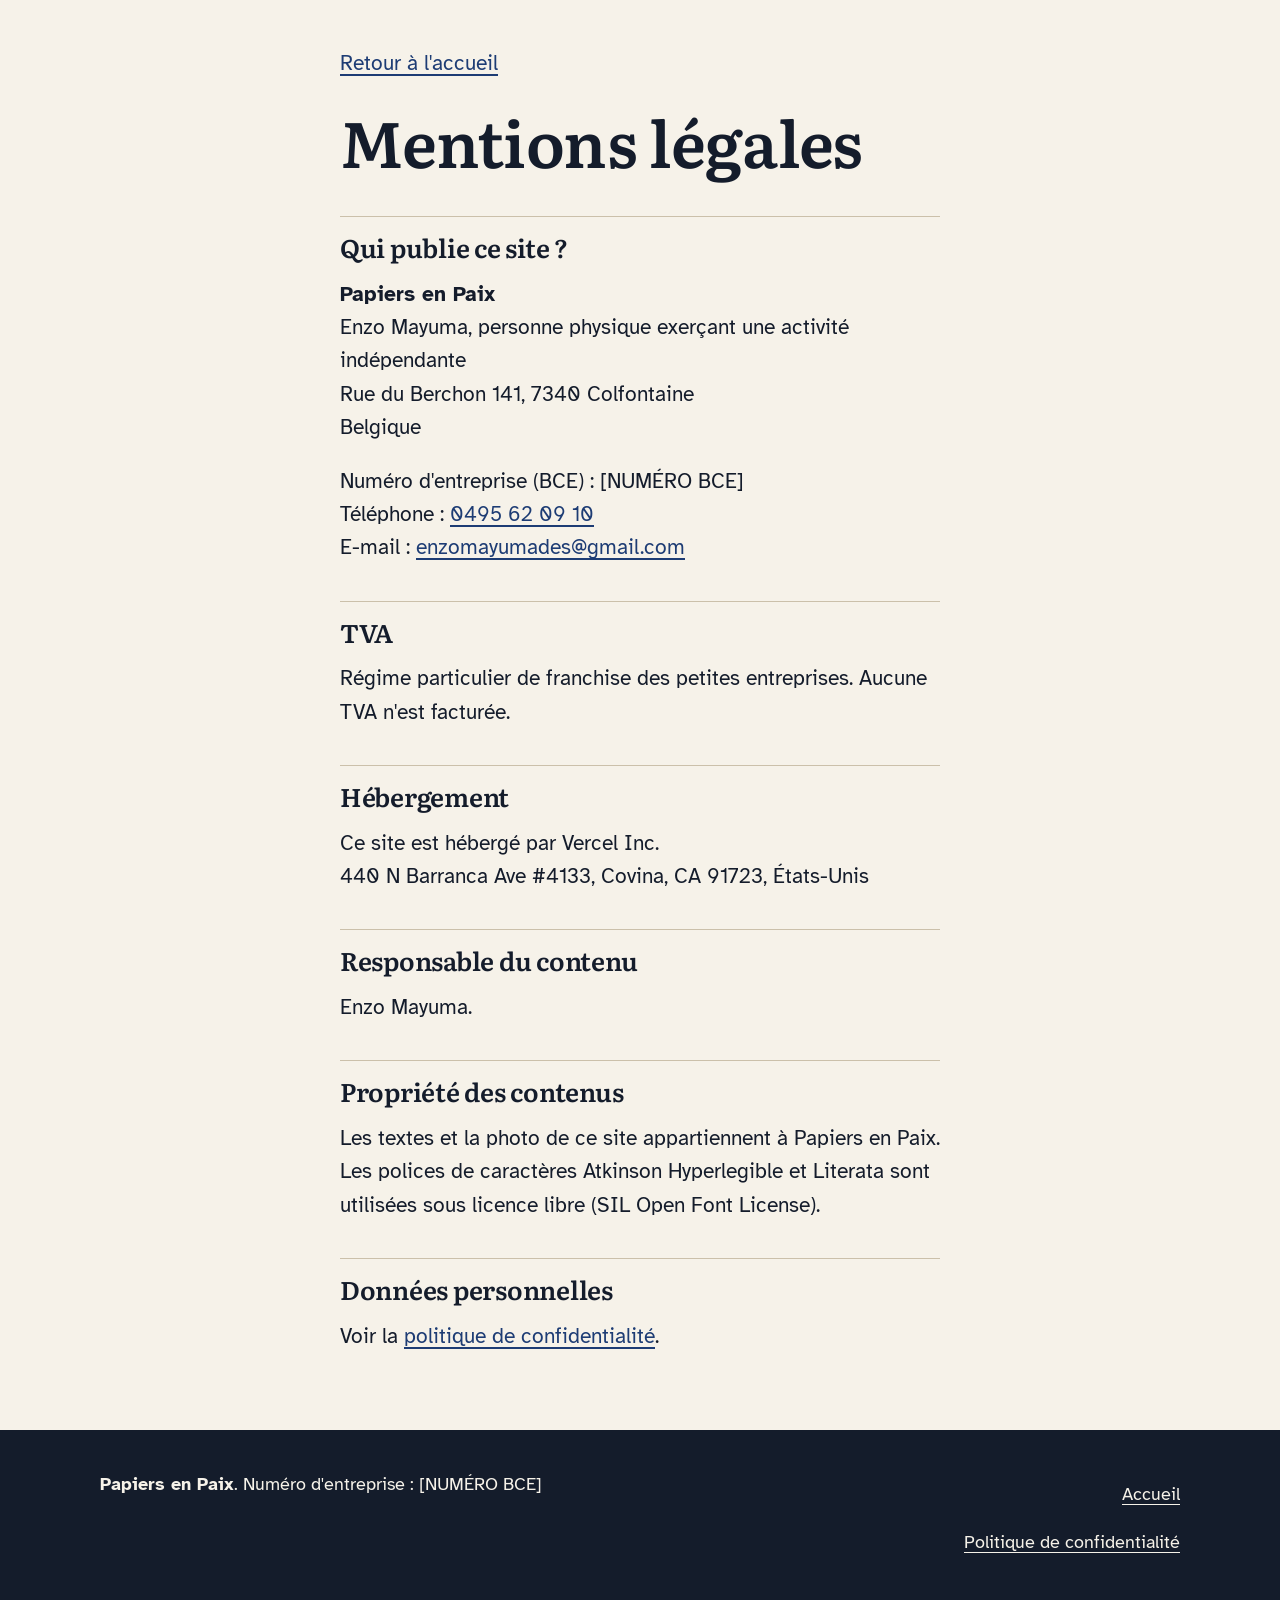
<file: site-conciergerie/mentions-legales.html>
<!doctype html>
<html lang="fr-BE">
<head>
  <meta charset="utf-8">
  <meta name="viewport" content="width=device-width, initial-scale=1">
  <title>Mentions légales | Papiers en Paix</title>
  <meta name="description" content="Mentions légales de Papiers en Paix, aide administrative à domicile à Colfontaine.">
  <meta name="robots" content="noindex">
  <link rel="stylesheet" href="css/style.css">
</head>
<body>
  <a class="lien-evitement" href="#contenu">Aller au contenu</a>

  <main id="contenu" class="page-legale">
    <div class="conteneur lecture">
      <a class="retour" href="index.html">Retour à l'accueil</a>
      <h1>Mentions légales</h1>

      <h2>Qui publie ce site&nbsp;?</h2>
      <p>
        <strong>Papiers en Paix</strong><br>
        Enzo Mayuma, personne physique exerçant une activité indépendante<br>
        Rue du Berchon 141, 7340 Colfontaine<br>
        Belgique
      </p>
      <p>
        Numéro d'entreprise (BCE)&nbsp;: [NUMÉRO BCE]<br>
        Téléphone&nbsp;: <a href="tel:+32495620910">0495&nbsp;62&nbsp;09&nbsp;10</a><br>
        E-mail&nbsp;: <a href="mailto:enzomayumades@gmail.com">enzomayumades@gmail.com</a>
      </p>

      <h2>TVA</h2>
      <p>Régime particulier de franchise des petites entreprises. Aucune TVA n'est facturée.</p>

      <h2>Hébergement</h2>
      <p>Ce site est hébergé par Vercel Inc.<br>440 N Barranca Ave #4133, Covina, CA 91723, États-Unis</p>

      <h2>Responsable du contenu</h2>
      <p>Enzo Mayuma.</p>

      <h2>Propriété des contenus</h2>
      <p>Les textes et la photo de ce site appartiennent à Papiers en Paix. Les polices de caractères Atkinson Hyperlegible et Literata sont utilisées sous licence libre (SIL Open Font License).</p>

      <h2>Données personnelles</h2>
      <p>Voir la <a href="confidentialite.html">politique de confidentialité</a>.</p>
    </div>
  </main>

  <footer class="pied">
    <div class="conteneur">
      <p><strong>Papiers en Paix</strong>. Numéro d'entreprise&nbsp;: [NUMÉRO BCE]</p>
      <ul>
        <li><a href="index.html">Accueil</a></li>
        <li><a href="confidentialite.html">Politique de confidentialité</a></li>
      </ul>
    </div>
  </footer>
</body>
</html>
</file>
<file: athle-coach/style.css>
:root {
  --bg: #f7f6f2; --card: #ffffff; --ink: #1c1c1a; --muted: #66645e; --line: #e2e0d8;
  --accent: #d9480f; --accent-ink: #ffffff; --tint: #fff1ea;
}
@media (prefers-color-scheme: dark) {
  :root {
    --bg: #141412; --card: #1e1e1b; --ink: #f1efe8; --muted: #a8a59c; --line: #34332e;
    --accent: #ff7a3d; --accent-ink: #141412; --tint: #2a1d16;
  }
}
* { box-sizing: border-box; }
body { margin: 0; background: var(--bg); color: var(--ink); font: 16px/1.5 system-ui, -apple-system, "Segoe UI", sans-serif; }
header { display: flex; justify-content: space-between; align-items: center; padding: 14px 16px; max-width: 860px; margin: 0 auto; }
.brand { font-weight: 800; letter-spacing: -0.02em; font-size: 20px; }
.brand::before { content: ""; display: inline-block; width: 10px; height: 10px; border-radius: 50%; background: var(--accent); margin-right: 8px; }
main { max-width: 860px; margin: 0 auto; padding: 0 16px 48px; }
.hero h1 { font-size: clamp(26px, 5vw, 38px); line-height: 1.15; margin: 16px 0 8px; letter-spacing: -0.02em; }
.hero p { color: var(--muted); margin: 0 0 24px; }
.tabs { display: flex; gap: 6px; border-bottom: 1px solid var(--line); margin-bottom: 20px; overflow-x: auto; }
.tabs button { background: none; border: 0; padding: 10px 12px; font: inherit; color: var(--muted); cursor: pointer; border-bottom: 2px solid transparent; white-space: nowrap; }
.tabs button.active { color: var(--ink); border-bottom-color: var(--accent); font-weight: 600; }
.panel { display: none; }
.panel.active { display: block; }
.grid { display: grid; grid-template-columns: repeat(auto-fit, minmax(180px, 1fr)); gap: 12px; align-items: end; margin-bottom: 20px; }
label { display: flex; flex-direction: column; gap: 4px; font-size: 14px; color: var(--muted); }
input, select { font: inherit; padding: 10px; border: 1px solid var(--line); border-radius: 8px; background: var(--card); color: var(--ink); }
.primary { background: var(--accent); color: var(--accent-ink); border: 0; border-radius: 8px; padding: 11px 16px; font: inherit; font-weight: 600; cursor: pointer; text-decoration: none; display: inline-block; text-align: center; }
.ghost { background: none; border: 1px solid var(--line); color: var(--ink); border-radius: 8px; padding: 6px 12px; font: inherit; cursor: pointer; }
.print { margin-bottom: 12px; }
.week { background: var(--card); border: 1px solid var(--line); border-radius: 12px; padding: 14px 16px; margin-bottom: 12px; border-left: 4px solid var(--line); }
.week.phase-S { border-left-color: var(--muted); }
.week.phase-C, .week.phase-A { border-left-color: var(--accent); }
.week h3 { margin: 0 0 8px; font-size: 16px; }
.week ul { list-style: none; margin: 0; padding: 0; }
.week li { padding: 6px 0; border-top: 1px solid var(--line); display: grid; grid-template-columns: 44px 1fr; column-gap: 8px; }
.week li .title { font-weight: 600; }
.week li .detail { grid-column: 2; color: var(--muted); font-size: 14px; }
.tag { font-size: 12px; font-weight: 500; background: var(--tint); color: var(--accent); padding: 2px 8px; border-radius: 99px; }
table { width: 100%; border-collapse: collapse; background: var(--card); border-radius: 12px; overflow: hidden; }
th, td { text-align: left; padding: 10px 14px; border-bottom: 1px solid var(--line); font-variant-numeric: tabular-nums; }
th { color: var(--muted); font-weight: 500; font-size: 14px; }
.note { color: var(--muted); font-size: 14px; }
.error { color: var(--accent); }
.premium { margin-top: 36px; padding: 20px; background: var(--tint); border-radius: 12px; }
.premium h2 { margin: 0 0 6px; font-size: 20px; }
.premium p { margin: 0 0 14px; }
.disclaimer { margin-top: 24px; }
@media print {
  header, .tabs, .hero, .premium, form, .print, .disclaimer { display: none !important; }
  .panel { display: none !important; }
  #plan { display: block !important; }
  .week { break-inside: avoid; }
}
</file>
<file: site-conciergerie/css/style.css>
/* =========================================================
   Papiers en Paix — feuille de style unique
   Direction : « registre de comptable », papier et encre bleue.
   Mobile d'abord, puis tablette (≥ 720 px), puis ordinateur (≥ 1040 px).
   ========================================================= */

/* ---------- Polices hébergées localement ---------- */
@font-face {
  font-family: "Atkinson Hyperlegible";
  src: url("../fonts/atkinson-hyperlegible-latin-400-normal.woff2") format("woff2");
  font-weight: 400; font-style: normal; font-display: swap;
}
@font-face {
  font-family: "Atkinson Hyperlegible";
  src: url("../fonts/atkinson-hyperlegible-latin-400-italic.woff2") format("woff2");
  font-weight: 400; font-style: italic; font-display: swap;
}
@font-face {
  font-family: "Atkinson Hyperlegible";
  src: url("../fonts/atkinson-hyperlegible-latin-700-normal.woff2") format("woff2");
  font-weight: 700; font-style: normal; font-display: swap;
}
@font-face {
  font-family: "Literata";
  src: url("../fonts/literata-latin-600-normal.woff2") format("woff2");
  font-weight: 600; font-style: normal; font-display: swap;
}
@font-face {
  font-family: "Literata";
  src: url("../fonts/literata-latin-400-italic.woff2") format("woff2");
  font-weight: 400; font-style: italic; font-display: swap;
}

/* ---------- Couleurs et mesures ---------- */
:root {
  --papier: #f6f2e9;        /* fond : papier ivoire */
  --papier-2: #ece5d6;      /* encadrés, un ton plus chaud */
  --carte: #fffdf7;         /* fiches */
  --encre: #141c2b;         /* texte : encre bleu-noir */
  --encre-douce: #3a4150;   /* texte secondaire */
  --accent: #1d3c74;        /* bleu encre, la seule couleur */
  --accent-fonce: #142b55;
  --accent-clair: #c4d1ea;  /* même bleu, éclairci, pour le fond sombre */
  --filet: #cbc0aa;         /* traits de registre */
  --sombre: #141c2b;        /* bandeau des engagements */
  --sur-sombre: #f6f2e9;
  --sur-sombre-doux: #d9d4c8;
  --filet-sombre: #46506a;
  --focus: #b3470f;

  --texte: 1.25rem;         /* 20 px */
  --interligne: 1.6;
  --lecture: 42rem;
  --page: 72rem;
  --gouttiere: 1.25rem;
  --serif: "Literata", Georgia, "Times New Roman", serif;
  --sans: "Atkinson Hyperlegible", Verdana, Arial, sans-serif;
}

/* ---------- Base ---------- */
*, *::before, *::after { box-sizing: border-box; }

html {
  font-size: 100%;
  -webkit-text-size-adjust: 100%;
  scroll-padding-top: 5rem;
}

body {
  margin: 0;
  background: var(--papier);
  color: var(--encre);
  font-family: var(--sans);
  font-size: var(--texte);
  line-height: var(--interligne);
}

img { max-width: 100%; height: auto; display: block; }

h1, h2, h3 {
  font-family: var(--serif);
  font-weight: 600;
  line-height: 1.15;
  letter-spacing: -0.01em;
  margin: 0 0 0.6em;
}
h1 { font-size: 2.6rem; }
h2 { font-size: 2.1rem; }
h3 { font-size: 1.45rem; }

p, ul, ol, dl { margin: 0 0 1em; }

a {
  color: var(--accent);
  text-decoration: underline;
  text-underline-offset: 0.2em;
  text-decoration-thickness: 0.08em;
}
a:hover { color: var(--accent-fonce); text-decoration-thickness: 0.15em; }

:focus-visible { outline: 3px solid var(--focus); outline-offset: 3px; }

strong { font-weight: 700; }

.lien-evitement {
  position: absolute; left: 0.5rem; top: -10rem; z-index: 100;
  background: var(--encre); color: var(--papier);
  padding: 0.75rem 1rem;
}
.lien-evitement:focus { top: 0.5rem; color: var(--papier); }

/* ---------- Conteneurs ---------- */
.conteneur {
  max-width: var(--page);
  margin: 0 auto;
  padding: 0 var(--gouttiere);
}
.lecture { max-width: var(--lecture); }

/* Chaque section : une étiquette numérotée, puis le contenu */
.section { padding: 3.5rem 0; }
.section + .section { border-top: 1px solid var(--filet); }

.etiquette {
  display: flex;
  align-items: baseline;
  gap: 0.75rem;
  margin: 0 0 1rem;
  font-size: 1rem;
  font-weight: 700;
  letter-spacing: 0.08em;
  text-transform: uppercase;
  color: var(--accent);
}
.etiquette__num {
  font-family: var(--serif);
  font-size: 1.15rem;
  letter-spacing: 0;
}
.etiquette::after {
  content: "";
  flex: 1;
  height: 1px;
  background: var(--filet);
  transform: translateY(-0.3em);
}

.chapeau {
  font-size: 1.35rem;
  color: var(--encre-douce);
}

/* ---------- Barre téléphone ---------- */
.barre {
  position: sticky;
  top: 0;
  z-index: 50;
  background: var(--papier);
  border-bottom: 2px solid var(--encre);
}
.barre .conteneur {
  display: flex;
  align-items: center;
  justify-content: space-between;
  gap: 0.5rem;
  min-height: 3.75rem;
}
.marque {
  display: inline-flex;
  align-items: center;
  gap: 0.6rem;
  min-height: 48px;
  color: var(--encre);
  text-decoration: none;
  font-family: var(--serif);
  font-weight: 600;
  font-size: 1.2rem;
  white-space: nowrap;
}
.marque:hover { color: var(--encre); }
.marque__sceau {
  display: inline-flex;
  align-items: center;
  justify-content: center;
  width: 2.25rem;
  height: 2.25rem;
  border: 2px solid var(--accent);
  border-radius: 50%;
  font-family: var(--serif);
  font-style: italic;
  font-weight: 400;
  font-size: 1.05rem;
  color: var(--accent);
  flex-shrink: 0;
}
.barre__appel {
  display: inline-flex;
  align-items: center;
  min-height: 48px;
  padding: 0 0.25rem;
  font-weight: 700;
  font-size: 1.05rem;
  white-space: nowrap;
}
.barre__appel-mot { display: none; }

/* ---------- Boutons ---------- */
.bouton {
  display: inline-flex;
  flex-direction: column;
  align-items: center;
  justify-content: center;
  min-height: 3.5rem;
  min-width: 48px;
  padding: 0.75rem 1.5rem;
  border: 2px solid var(--accent);
  border-radius: 4px;
  background: var(--accent);
  color: #fff;
  font-family: var(--sans);
  font-size: 1.25rem;
  font-weight: 700;
  line-height: 1.25;
  text-align: center;
  text-decoration: none;
  cursor: pointer;
}
.bouton:hover { background: var(--accent-fonce); border-color: var(--accent-fonce); color: #fff; }
.bouton--grand {
  width: 100%;
  min-height: 4.75rem;
  font-size: 1.6rem;
  padding: 0.9rem 2rem;
}
.bouton__detail {
  font-size: 1.15rem;
  font-weight: 400;
  letter-spacing: 0.02em;
}
.bouton--contour { background: transparent; color: var(--accent); }
.bouton--contour:hover { background: var(--papier-2); color: var(--accent-fonce); }

/* ---------- En-tête ---------- */
.entete { padding: 2.75rem 0 3.5rem; }
.entete__grille { display: grid; gap: 2.5rem; }
.entete__surtitre {
  font-size: 1.05rem;
  font-weight: 700;
  letter-spacing: 0.08em;
  text-transform: uppercase;
  color: var(--accent);
  margin-bottom: 1rem;
}
.entete h1 { margin-bottom: 0.5em; }
.entete h1 em {
  font-style: italic;
  font-weight: 400;
  color: var(--accent);
}
.entete__accroche { font-size: 1.35rem; margin-bottom: 2rem; }
.accroche__partie { display: block; text-wrap: balance; }
@media (max-width: 719px) { .entete__accroche { font-size: 1.25rem; } }
@media (min-width: 360px) { .insecable { white-space: nowrap; } }
@media (min-width: 720px) { .accroche__partie { display: inline; } }
.entete__rassurance {
  margin: 1rem 0 0;
  font-size: 1.1rem;
  color: var(--encre-douce);
}

/* La fiche : comme une fiche cartonnée de registre */
.fiche {
  background: var(--carte);
  border: 1px solid var(--filet);
  border-top: 6px solid var(--accent);
  padding: 1.5rem 1.25rem 1.25rem;
  align-self: start;
}
.fiche__titre {
  font-family: var(--serif);
  font-weight: 600;
  font-size: 1.35rem;
  margin: 0 0 0.75rem;
}
.fiche dl { margin: 0; }
.fiche__ligne {
  display: grid;
  grid-template-columns: 1fr;
  padding: 0.7rem 0;
  border-top: 1px solid var(--filet);
}
.fiche dt {
  font-size: 1rem;
  font-weight: 700;
  letter-spacing: 0.06em;
  text-transform: uppercase;
  color: var(--encre-douce);
}
.fiche dd { margin: 0; font-size: 1.2rem; }

/* ---------- Le problème : une phrase forte ---------- */
.citation {
  margin: 0;
  font-family: var(--serif);
  font-weight: 600;
  font-size: 1.7rem;
  line-height: 1.4;
}
.citation em { font-style: italic; font-weight: 400; color: var(--accent); }

/* ---------- Ce que je fais : quatre fiches ---------- */
.services {
  list-style: none;
  padding: 0;
  margin: 0;
  display: grid;
  counter-reset: service;
}
.services li {
  counter-increment: service;
  border-top: 2px solid var(--encre);
  padding: 1.1rem 0 1.75rem;
}
.services h3 { margin-bottom: 0.4rem; }
.services h3::before {
  content: counter(service, lower-alpha) ".";
  font-style: italic;
  font-weight: 400;
  color: var(--accent);
  margin-right: 0.5rem;
}
.services p { margin: 0; }
.services__note {
  display: block;
  margin-top: 0.75rem;
  padding-left: 0.9rem;
  border-left: 3px solid var(--accent);
  font-weight: 700;
}

/* ---------- Ce que je ne fais pas : tableau de renvoi ---------- */
.renvoi {
  width: 100%;
  border-collapse: collapse;
  margin: 0 0 1.25rem;
}
.renvoi th, .renvoi td {
  text-align: left;
  vertical-align: top;
  padding: 0.85rem 0.75rem 0.85rem 0;
  border-bottom: 1px solid var(--filet);
}
.renvoi thead th {
  font-size: 1rem;
  letter-spacing: 0.06em;
  text-transform: uppercase;
  color: var(--encre-douce);
  border-bottom: 2px solid var(--encre);
}
.renvoi tbody th { font-weight: 700; width: 42%; }

/* ---------- Comment ça se passe ---------- */
.etapes {
  list-style: none;
  padding: 0;
  margin: 0;
  display: grid;
  gap: 2rem;
  counter-reset: etape;
}
.etapes li { counter-increment: etape; }
.etapes li::before {
  content: counter(etape);
  display: block;
  font-family: var(--serif);
  font-weight: 600;
  font-size: 3.5rem;
  line-height: 1;
  color: var(--accent);
  padding-bottom: 0.5rem;
  margin-bottom: 0.75rem;
  border-bottom: 2px solid var(--encre);
}
.etapes h3 { margin-bottom: 0.3rem; }
.etapes p { margin: 0; }

/* ---------- Tarif : un vrai livre de comptes ---------- */
.tarif__prix {
  font-family: var(--serif);
  font-weight: 600;
  font-size: 4rem;
  line-height: 1;
  margin: 0 0 0.25rem;
}
.tarif__prix span {
  font-family: var(--sans);
  font-weight: 400;
  font-size: 1.4rem;
}
.compte {
  margin: 1.75rem 0 1.5rem;
  padding: 0;
  list-style: none;
}
.compte li {
  display: flex;
  align-items: baseline;
  gap: 0.5rem;
  padding: 0.45rem 0;
}
.compte li::after {
  content: "";
  order: 2;
  flex: 1 1 1.5rem;
  border-bottom: 2px dotted var(--filet);
  transform: translateY(-0.3em);
}
.compte__montant {
  order: 3;
  font-weight: 700;
  white-space: nowrap;
}
.exemple {
  background: var(--papier-2);
  padding: 1.25rem;
}
.exemple__titre { font-weight: 700; margin-bottom: 0.5rem; }
.exemple .compte { margin: 0; }
.compte .compte__total {
  border-top: 2px solid var(--encre);
  margin-top: 0.4rem;
  padding-top: 0.6rem;
}
.compte__total .compte__montant { border-bottom: 4px double var(--encre); }
.sans-engagement { margin: 1.5rem 0 0; font-weight: 700; }

/* ---------- Formules ---------- */
.formules-bloc { margin-top: 3rem; }
.formules-titre { font-size: 1.75rem; }
.formules {
  list-style: none;
  padding: 0;
  margin: 1.5rem 0;
  display: grid;
  gap: 1rem;
}
.formule {
  background: var(--carte);
  border: 1px solid var(--filet);
  border-top: 4px solid var(--encre);
  padding: 1.25rem;
}
.formule--conseil { border: 2px solid var(--accent); border-top-width: 6px; }
.formule h4 {
  font-family: var(--serif);
  font-weight: 600;
  font-size: 1.35rem;
  margin: 0 0 0.25rem;
}
.formule p { margin: 0 0 0.5rem; }
.formule p:last-child { margin-bottom: 0; }
.formule__badge {
  display: inline-block;
  background: var(--accent);
  color: #fff;
  font-size: 0.95rem;
  font-weight: 700;
  letter-spacing: 0.04em;
  padding: 0.15rem 0.6rem;
  border-radius: 3px;
}
.formule__prix {
  font-family: var(--serif);
  font-weight: 600;
  font-size: 2rem;
  line-height: 1.1;
}
.formule__prix span {
  font-family: var(--sans);
  font-weight: 400;
  font-size: 1.05rem;
  color: var(--encre-douce);
}
.regles { margin-top: 0.5rem; }
.regles li { flex-wrap: wrap; column-gap: 0.5rem; row-gap: 0; padding: 0.6rem 0; border-bottom: 1px solid var(--filet); }
.regles li::after { display: none; }
.regles .compte__montant { order: 0; }
@media (min-width: 720px) {
  .regles li { flex-wrap: nowrap; border-bottom: 0; padding: 0.45rem 0; }
  .regles li::after { display: block; }
  .regles .compte__montant { order: 3; }
}
.cadeau {
  margin-top: 1rem;
  padding-left: 0.9rem;
  border-left: 3px solid var(--accent);
}

/* ---------- Mes engagements : le bandeau sombre ---------- */
.section.engagements {
  background: var(--sombre);
  color: var(--sur-sombre);
  padding: 4rem 0;
  border-top: 0;
}
.engagements h2 { color: var(--sur-sombre); font-size: 2.5rem; }
.engagements .etiquette { color: var(--accent-clair); }
.engagements .etiquette::after { background: var(--filet-sombre); }
.engagements .chapeau { color: var(--sur-sombre-doux); }
.engagements :focus-visible { outline-color: #f0a36f; }
.articles {
  list-style: none;
  padding: 0;
  margin: 2rem 0 2.5rem;
  counter-reset: article;
}
.articles li {
  counter-increment: article;
  display: grid;
  grid-template-columns: 5rem 1fr;
  gap: 0.75rem;
  padding: 1.1rem 0;
  border-top: 1px solid var(--filet-sombre);
  font-size: 1.35rem;
}
.articles li:last-child { border-bottom: 1px solid var(--filet-sombre); }
.articles li::before {
  content: "Art. " counter(article);
  font-family: var(--serif);
  font-style: italic;
  color: var(--accent-clair);
  padding-top: 0.1rem;
}
.signature {
  display: flex;
  flex-wrap: wrap;
  align-items: flex-end;
  justify-content: space-between;
  gap: 1.5rem;
}
.signature__lieu { margin: 0; color: var(--sur-sombre-doux); font-size: 1.1rem; }
.signature__bloc {
  min-width: 14rem;
  border-top: 1px solid var(--sur-sombre);
  padding-top: 0.5rem;
  text-align: right;
  margin-left: auto;
}
.signature__nom {
  font-family: var(--serif);
  font-style: italic;
  font-size: 2.25rem;
  line-height: 1.1;
  margin: 0;
}
.signature__role { margin: 0; color: var(--sur-sombre-doux); font-size: 1.05rem; }

/* ---------- Qui suis-je ---------- */
.qui { display: grid; gap: 2rem; }
.portrait { margin: 0 0 0 6px; }
.portrait__cadre,
.portrait img {
  width: 100%;
  max-width: 18rem;
  border: 1px solid var(--filet);
  outline: 1px solid var(--filet);
  outline-offset: 6px;
}
.portrait__cadre {
  aspect-ratio: 4 / 5;
  background: var(--papier-2);
  display: flex;
  align-items: center;
  justify-content: center;
  padding: 1rem;
  text-align: center;
  color: var(--encre-douce);
  font-size: 1.05rem;
}
.portrait figcaption {
  margin-top: 1.1rem;
  font-family: var(--serif);
  font-style: italic;
  font-size: 1.1rem;
  color: var(--encre-douce);
}

/* ---------- Professionnels ---------- */
.pros {
  border: 2px solid var(--encre);
  background: var(--carte);
  padding: 1.75rem 1.25rem;
}
.pros h3 { font-size: 1.35rem; }
.pros__liste { padding-left: 1.4rem; }
.pros__liste li { margin-bottom: 0.5rem; }
.pros__liste li::marker { color: var(--accent); font-weight: 700; }
.pros__note {
  font-size: 1.1rem;
  color: var(--encre-douce);
  border-top: 1px solid var(--filet);
  padding-top: 1rem;
  margin: 0;
}
.actions {
  display: flex;
  flex-direction: column;
  gap: 0.75rem;
  margin-top: 1.5rem;
}

/* ---------- Questions fréquentes ---------- */
.faq details { border-bottom: 1px solid var(--filet); }
.faq details:first-of-type { border-top: 2px solid var(--encre); }
.faq summary {
  cursor: pointer;
  list-style: none;
  min-height: 48px;
  padding: 1.1rem 3rem 1.1rem 0;
  font-weight: 700;
  position: relative;
}
.faq summary::-webkit-details-marker { display: none; }
.faq summary::after {
  content: "+";
  position: absolute;
  right: 0;
  top: 0.9rem;
  width: 2rem;
  height: 2rem;
  border: 2px solid var(--accent);
  border-radius: 50%;
  display: flex;
  align-items: center;
  justify-content: center;
  font-size: 1.4rem;
  line-height: 1;
  color: var(--accent);
}
.faq details[open] summary::after { content: "−"; }
.faq details > p { margin: 0 0 1.25rem; max-width: 38rem; }

/* ---------- Autres aides utiles ---------- */
.aides { list-style: none; padding: 0; margin: 0 0 1.25rem; }
.aides li { border-top: 1px solid var(--filet); padding: 1.1rem 0 0.6rem; }
.aides li:first-child { border-top: 2px solid var(--encre); }
.aides h3 { font-size: 1.3rem; margin-bottom: 0.4rem; }
.aides p { margin: 0 0 0.4rem; }
.aides a { display: inline-flex; align-items: center; min-height: 48px; }

/* ---------- Contact ---------- */
.section.contact { background: var(--papier-2); border-top: 0; }
.contact__tel {
  display: inline-flex;
  align-items: center;
  min-height: 48px;
  font-family: var(--serif);
  font-weight: 600;
  font-size: 2.5rem;
  line-height: 1.15;
  margin: 0.25rem 0 1rem;
  text-decoration-thickness: 0.05em;
}
.contact__infos { margin: 2rem 0 0; display: grid; }
.contact__infos div { border-top: 1px solid var(--filet); padding: 0.85rem 0; }
.contact__infos dt {
  font-size: 1rem;
  font-weight: 700;
  letter-spacing: 0.06em;
  text-transform: uppercase;
  color: var(--encre-douce);
}
.contact__infos dd { margin: 0; }
.contact__infos dd a { display: inline-flex; align-items: center; min-height: 48px; }
.avertissement { font-size: 1.1rem; color: var(--encre-douce); }

/* ---------- Pied de page ---------- */
.pied {
  background: var(--sombre);
  color: var(--sur-sombre);
  padding: 2.5rem 0 3rem;
  font-size: 1.1rem;
}
.pied a { color: var(--sur-sombre); }
.pied a:hover { color: #fff; }
.pied :focus-visible { outline-color: #f0a36f; }
.pied__marque {
  font-family: var(--serif);
  font-weight: 600;
  font-size: 1.4rem;
  margin-bottom: 0.25rem;
}
.pied ul { list-style: none; padding: 0; margin: 1rem 0 0; }
.pied li a { display: inline-flex; align-items: center; min-height: 48px; }

/* ---------- Pages légales ---------- */
.page-legale { padding: 2.5rem 0 3.5rem; }
.page-legale h2 {
  font-size: 1.6rem;
  margin-top: 2.25rem;
  padding-top: 1rem;
  border-top: 1px solid var(--filet);
}
.page-legale ul { padding-left: 1.4rem; }
.retour { display: inline-flex; align-items: center; min-height: 48px; margin-bottom: 1rem; }

/* ---------- Flyer : invisible à l'écran ---------- */
.flyer { display: none; }

/* =========================================================
   Tablette
   ========================================================= */
@media (min-width: 720px) {
  :root { --gouttiere: 2.25rem; }
  h1 { font-size: 3.4rem; }
  h2 { font-size: 2.4rem; }
  .section { padding: 5rem 0; }
  .entete { padding: 4.5rem 0 5rem; }
  .barre { position: static; }
  .barre__appel-mot { display: inline; }
  .bouton--grand { width: auto; }
  .citation { font-size: 2.1rem; }
  .services { grid-template-columns: 1fr 1fr; column-gap: 2.5rem; }
  .formules { grid-template-columns: repeat(3, 1fr); }
  .formules-bloc { max-width: none; }
  .etapes { grid-template-columns: repeat(3, 1fr); gap: 2rem; }
  .fiche__ligne { grid-template-columns: 8.5rem 1fr; gap: 1rem; align-items: baseline; }
  .qui { grid-template-columns: 18rem 1fr; gap: 3rem; align-items: start; }
  .pros { padding: 2.5rem; }
  .actions { flex-direction: row; flex-wrap: wrap; }
  .section.engagements { padding: 5.5rem 0; }
  .engagements h2 { font-size: 3rem; }
  .articles li { grid-template-columns: 6.5rem 1fr; font-size: 1.5rem; }
  .contact__tel { font-size: 3.5rem; }
  .contact__infos { grid-template-columns: repeat(3, 1fr); column-gap: 2rem; }
  .pied .conteneur { display: flex; justify-content: space-between; align-items: flex-start; gap: 2rem; }
  .pied ul { margin: 0; text-align: right; }
}

/* =========================================================
   Ordinateur
   ========================================================= */
@media (min-width: 1040px) {
  body { font-size: 1.3rem; }
  h1 { font-size: 4rem; }
  .entete__grille { grid-template-columns: 1fr 23rem; gap: 4rem; align-items: center; }
  /* Étiquette à gauche, contenu à droite, comme les colonnes d'un registre */
  .section > .conteneur {
    display: grid;
    grid-template-columns: 11rem 1fr;
    column-gap: 3rem;
  }
  .section > .conteneur > .etiquette {
    grid-column: 1;
    grid-row: 1 / span 20;
    flex-direction: column;
    gap: 0.25rem;
    padding-top: 0.5rem;
    align-self: start;
  }
  .section > .conteneur > .etiquette::after { display: none; }
  .section > .conteneur > .etiquette .etiquette__num { font-size: 2.75rem; line-height: 1; }
  .section > .conteneur > :not(.etiquette) { grid-column: 2; }
}

/* ---------- Pas d'animation ---------- */
@media (prefers-reduced-motion: reduce) {
  *, *::before, *::after {
    animation: none !important;
    transition: none !important;
    scroll-behavior: auto !important;
  }
}

/* =========================================================
   IMPRESSION
   1. Impression de la page : sans barre ni pied de page.
   2. Bouton « Imprimer le flyer » : uniquement le flyer A4.
   ========================================================= */
@media print {
  @page { size: A4; margin: 14mm; }
  body { background: #fff; color: #000; font-size: 12pt; }
  .barre, .pied, .lien-evitement, .actions, .bouton, .portrait { display: none !important; }
  .section { padding: 0.75rem 0; border: 0; }
  .section.engagements, .section.contact { background: #fff; color: #000; }
  .engagements h2, .engagements .chapeau, .signature__lieu, .signature__role { color: #000; }
  a { color: #000; }
  details > p { display: block; }

  html.impression-flyer body > *:not(.flyer) { display: none !important; }
  html.impression-flyer .flyer {
    display: block;
    font-size: 12.5pt;
    line-height: 1.45;
    color: #000;
  }
}

/* Mise en forme du flyer (appliquée seulement à l'impression) */
.flyer__entete {
  display: flex;
  justify-content: space-between;
  align-items: flex-end;
  gap: 12pt;
  border-bottom: 3pt solid #141c2b;
  padding-bottom: 8pt;
  margin-bottom: 10pt;
}
.flyer__titre {
  font-family: var(--serif);
  font-weight: 600;
  font-size: 30pt;
  line-height: 1;
  margin: 0;
}
.flyer__pour {
  margin: 0;
  font-size: 9.5pt;
  font-weight: 700;
  letter-spacing: 0.08em;
  text-transform: uppercase;
  color: #1d3c74;
  text-align: right;
}
.flyer__accroche { font-family: var(--serif); font-style: italic; font-size: 15pt; margin: 0 0 6pt; }
.flyer__bloc { border-top: 1pt solid #141c2b; padding-top: 7pt; margin-top: 11pt; }
.flyer h2 { font-size: 14pt; margin: 0 0 5pt; color: #1d3c74; }
.flyer ul { margin: 0; padding-left: 14pt; }
.flyer li { margin-bottom: 2.5pt; }
.flyer__colonnes { display: grid; grid-template-columns: 1fr 1fr; gap: 16pt; }
.flyer__appel {
  margin-top: 14pt;
  border: 2pt solid #141c2b;
  padding: 10pt 14pt;
  display: flex;
  justify-content: space-between;
  align-items: center;
  gap: 12pt;
}
.flyer__appel p { margin: 0; }
.flyer__tel { font-family: var(--serif); font-weight: 600; font-size: 28pt; }
.flyer__pied { margin-top: 12pt; font-size: 9.5pt; }
</file>
